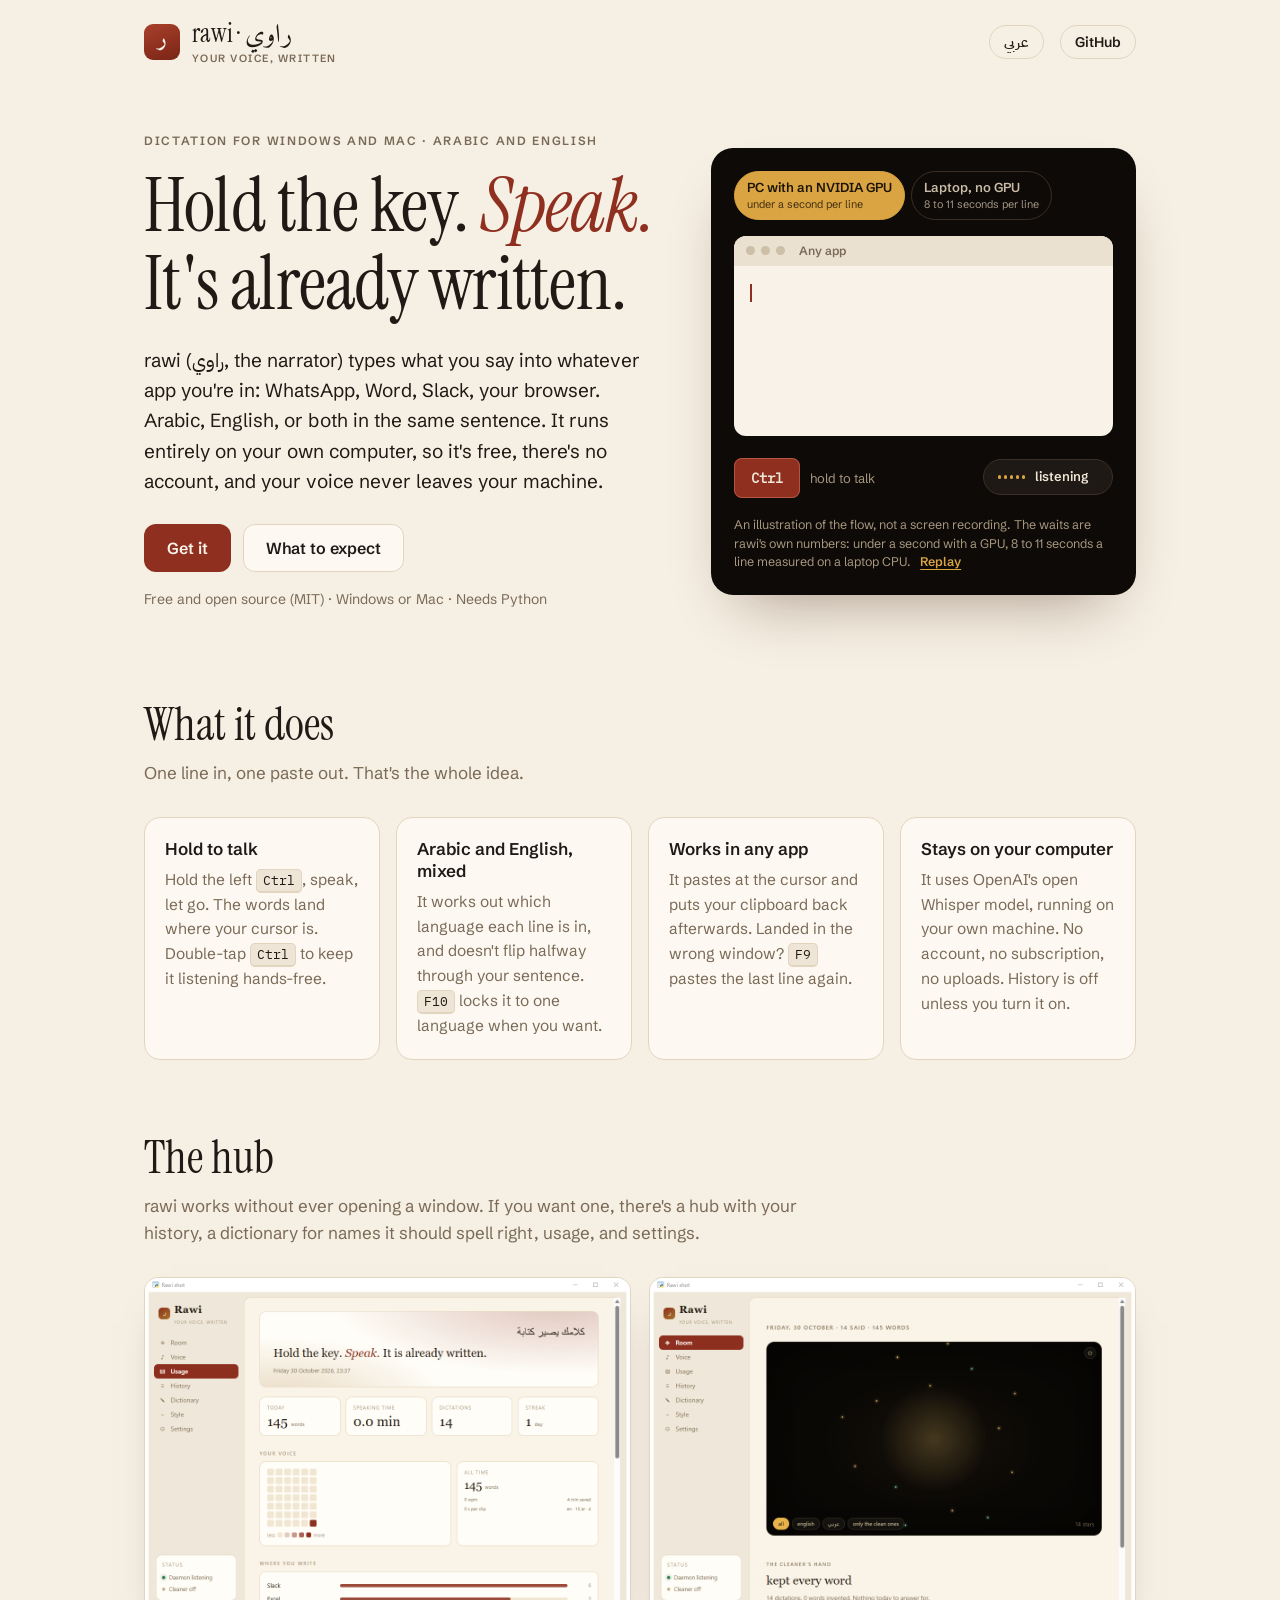
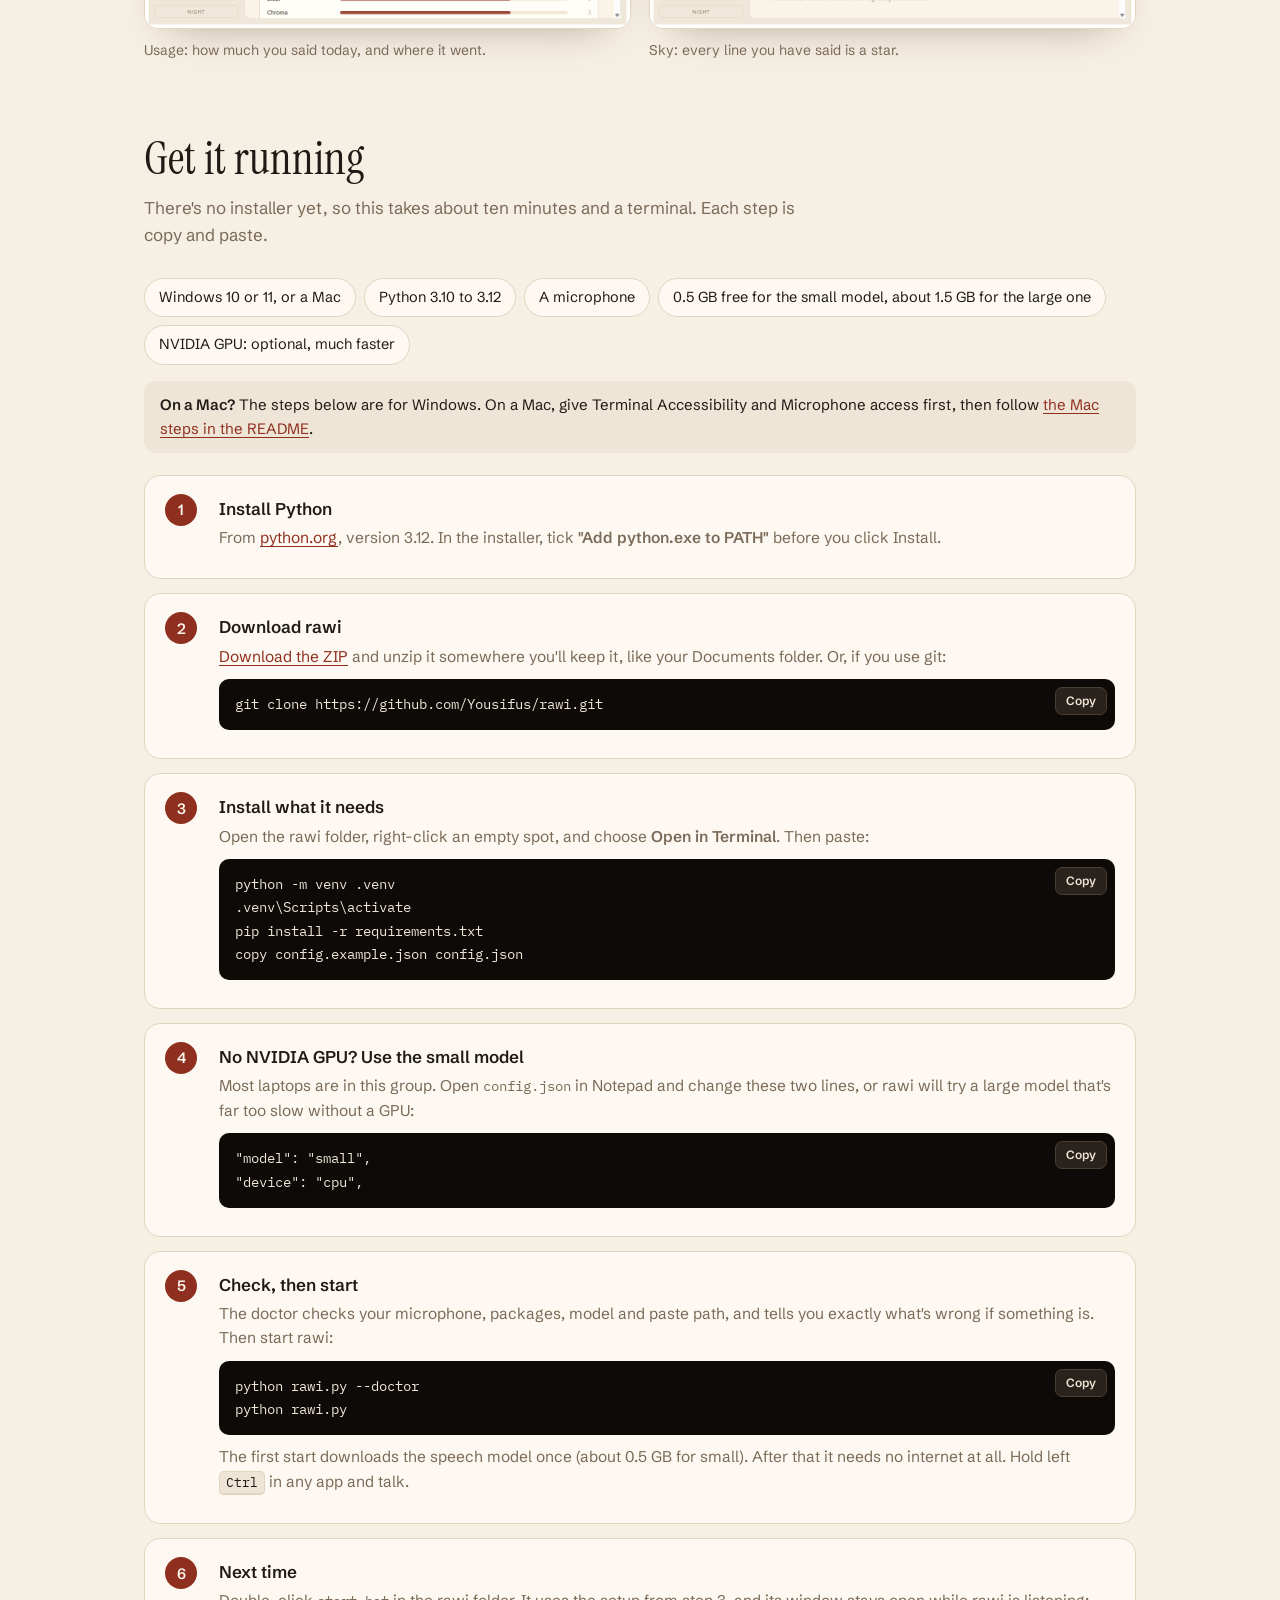
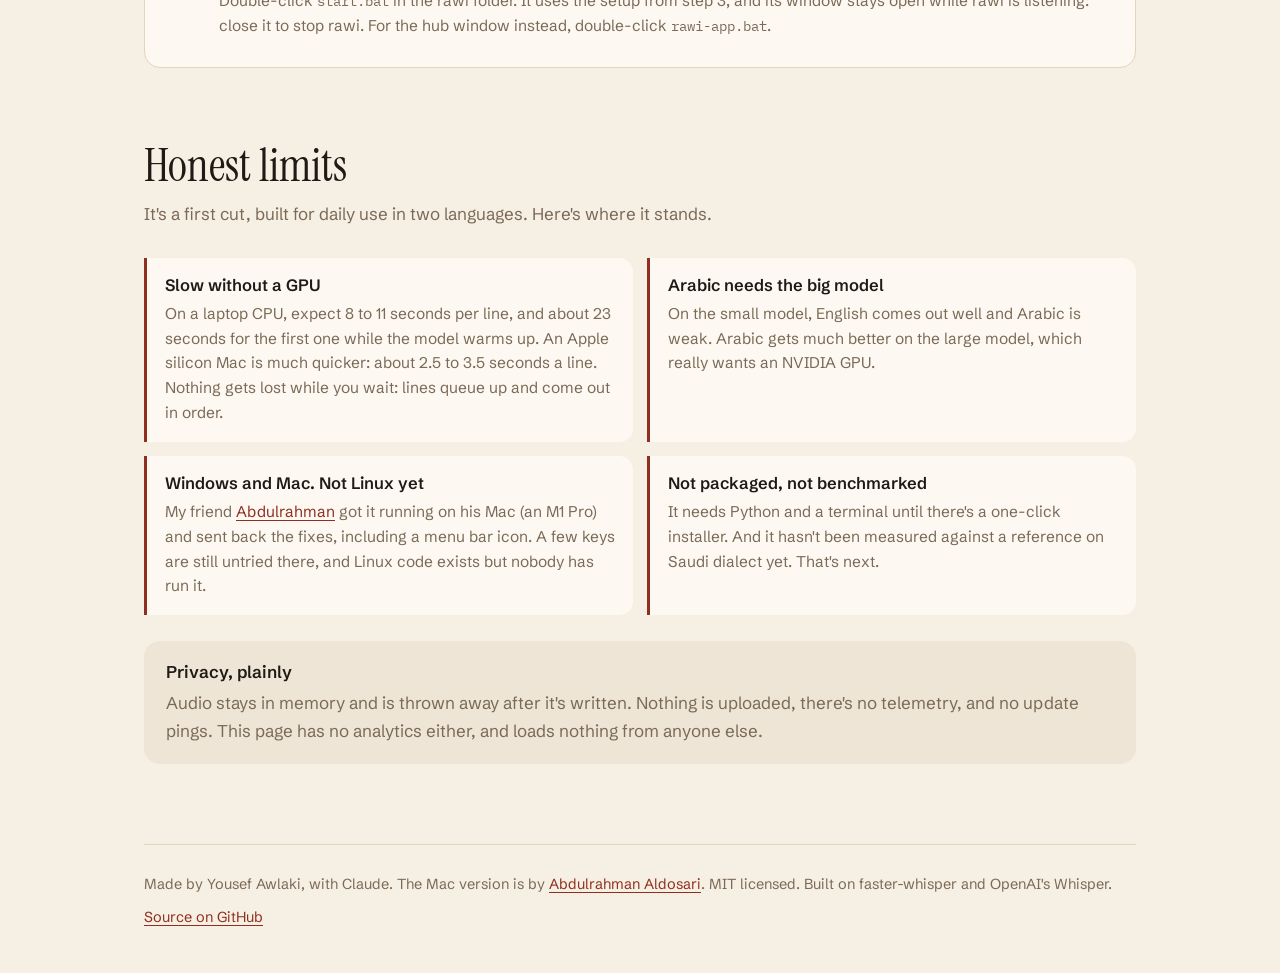
<file: site/index.html>
<!doctype html>
<!-- rawi landing page: what rawi is, a short demo, how to install it, and its honest limits. Bilingual (EN / AR with RTL), static, no analytics, loads nothing from third parties. -->
<html lang="en" dir="ltr">
<head>
<meta charset="utf-8">
<meta name="viewport" content="width=device-width, initial-scale=1">
<title>rawi · راوي · Arabic and English dictation, on your own computer</title>
<meta name="description" content="Hold a key, speak Arabic, English or both, and rawi types it into whatever app you're in. Free, open source, and fully local: no account, nothing leaves your computer.">
<meta property="og:title" content="rawi · راوي">
<meta property="og:description" content="Hold a key, speak Arabic, English or both, and it's written wherever your cursor is. Free, and it runs entirely on your own computer.">
<meta property="og:type" content="website">
<meta property="og:url" content="https://rawi-dictation.vercel.app/">
<meta property="og:image" content="https://rawi-dictation.vercel.app/img/hub-usage.png">
<link rel="canonical" href="https://rawi-dictation.vercel.app/">
<meta name="twitter:card" content="summary_large_image">
<meta name="color-scheme" content="light dark">
<link rel="icon" href="data:image/svg+xml,%3Csvg xmlns='http://www.w3.org/2000/svg' viewBox='0 0 64 64'%3E%3Crect width='64' height='64' rx='14' fill='%238f2f1f'/%3E%3Ctext x='32' y='44' font-size='38' text-anchor='middle' fill='%23f6efe3' font-family='serif'%3E%D8%B1%3C/text%3E%3C/svg%3E">
<link rel="stylesheet" href="fonts.css">
<style>
:root {
  --paper: #f6efe3;
  --paper-2: #eee5d6;
  --card: #fdf9f2;
  --line: #e2d5bf;
  --ink: #1f1a15;
  --muted: #7a6a57;
  --brick: #8f2f1f;
  --brick-soft: #b5543f;
  --gold: #d9a441;
  --night: #0d0a08;
  --night-ink: #efe6d8;
  --display: "Instrument Serif", "Amiri", Georgia, serif;
  --body: "Schibsted Grotesk", "IBM Plex Sans Arabic", system-ui, sans-serif;
  --mono: "IBM Plex Mono", Consolas, monospace;
}
@media (prefers-color-scheme: dark) {
  :root {
    --paper: #14100d;
    --paper-2: #1c1713;
    --card: #1f1915;
    --line: #3a3027;
    --ink: #efe6d8;
    --muted: #a8977f;
    --brick: #d26a50;
    --brick-soft: #e08a72;
  }
}
html.is-ar {
  --display: "Amiri", "Instrument Serif", serif;
  --body: "IBM Plex Sans Arabic", "Schibsted Grotesk", system-ui, sans-serif;
}
html:not(.is-ar) .ar, html.is-ar .en { display: none !important; }

* { box-sizing: border-box; }
html { scroll-behavior: smooth; }
@media (prefers-reduced-motion: reduce) { html { scroll-behavior: auto; } }
body {
  margin: 0;
  background: var(--paper);
  color: var(--ink);
  font: 400 17px/1.6 var(--body);
  -webkit-font-smoothing: antialiased;
}
html.is-ar body { font-size: 18px; line-height: 1.8; }
a { color: var(--brick); text-underline-offset: 3px; }
a:hover { color: var(--brick-soft); }
:focus-visible { outline: 2px solid var(--brick); outline-offset: 3px; border-radius: 6px; }
.wrap { max-width: 1040px; margin: 0 auto; padding: 0 24px; }
@media (max-width: 600px) { .wrap { padding: 0 16px; } }

/* top bar */
.top { display: flex; align-items: center; gap: 16px; padding: 20px 0; }
.brand { display: flex; align-items: center; gap: 12px; text-decoration: none; color: var(--ink); margin-inline-end: auto; }
.mark {
  width: 36px; height: 36px; border-radius: 9px; display: grid; place-items: center;
  background: linear-gradient(160deg, #a8402b, #7a2416); color: #f6efe3;
  font: 700 22px/1 "Amiri", serif; padding-bottom: 4px;
}
.brand b { font: 400 26px/1 var(--display); letter-spacing: .01em; }
.brand small { display: block; font: 600 10.5px/1 var(--body); letter-spacing: .14em; text-transform: uppercase; color: var(--muted); margin-top: 5px; }
html.is-ar .brand small { letter-spacing: 0; font-size: 12px; text-transform: none; }
.lang-btn, .gh {
  font: 600 14px/1 var(--body); color: var(--ink); background: transparent;
  border: 1px solid var(--line); border-radius: 999px; padding: 9px 14px; cursor: pointer; text-decoration: none;
}
.lang-btn:hover, .gh:hover { border-color: var(--brick); color: var(--brick); }
.lang-btn .ar { font-family: "IBM Plex Sans Arabic", sans-serif; }

/* hero */
.hero { padding: 48px 0 24px; display: grid; grid-template-columns: 1.1fr .9fr; gap: 48px; align-items: center; }
@media (max-width: 860px) { .hero { grid-template-columns: 1fr; gap: 32px; padding-top: 24px; } }
.eyebrow { font: 600 12px/1.4 var(--body); letter-spacing: .14em; text-transform: uppercase; color: var(--muted); margin: 0 0 18px; }
html.is-ar .eyebrow { letter-spacing: 0; font-size: 14px; }
h1 { font: 400 clamp(44px, 7vw, 76px)/1.02 var(--display); margin: 0 0 22px; letter-spacing: -.01em; }
html.is-ar h1 { line-height: 1.35; letter-spacing: 0; font-size: clamp(40px, 6.4vw, 66px); }
h1 em { color: var(--brick); font-style: italic; }
html.is-ar h1 em { font-style: normal; }
.lede { font-size: 19px; color: var(--ink); max-width: 34em; margin: 0 0 28px; }
html.is-ar .lede { font-size: 19px; }
.ctas { display: flex; flex-wrap: wrap; gap: 12px; align-items: center; }
.btn {
  display: inline-flex; align-items: center; gap: 8px; text-decoration: none; cursor: pointer;
  font: 600 16px/1 var(--body); padding: 15px 22px; border-radius: 12px; border: 1px solid transparent;
}
.btn.primary { background: var(--brick); color: #fbf5ec; }
.btn.primary:hover { background: var(--brick-soft); color: #fff; }
.btn.ghost { border-color: var(--line); color: var(--ink); background: var(--card); }
.btn.ghost:hover { border-color: var(--brick); color: var(--brick); }
.fine { font-size: 14px; color: var(--muted); margin: 16px 0 0; }

/* demo */
.demo {
  background: var(--night); color: var(--night-ink); border-radius: 22px; padding: 22px;
  box-shadow: 0 30px 60px -30px rgba(60, 25, 10, .45); position: relative;
  border: 1px solid transparent;
}
@media (prefers-color-scheme: dark) { .demo { border-color: var(--line); } }
.modes { display: flex; gap: 6px; margin-bottom: 16px; flex-wrap: wrap; }
.mode {
  font: 600 13px/1.2 var(--body); color: #cbbca6; background: transparent; cursor: pointer;
  border: 1px solid #3a2f26; border-radius: 999px; padding: 8px 12px; text-align: start;
}
.mode[aria-pressed="true"] { background: var(--gold); border-color: var(--gold); color: #1d1408; }
.mode small { display: block; font-weight: 400; opacity: .8; margin-top: 2px; }
.win { background: #f8f2e8; color: #1f1a15; border-radius: 12px; overflow: hidden; }
.win-bar { display: flex; align-items: center; gap: 6px; padding: 9px 12px; background: #ebe1d0; font: 600 12px/1 var(--body); color: #7a6a57; }
.win-bar i { width: 9px; height: 9px; border-radius: 50%; background: #cdbfa8; display: inline-block; }
.win-bar span { margin-inline-start: 8px; }
.doc { min-height: 170px; padding: 14px 16px 18px; font: 400 16px/1.7 "Schibsted Grotesk", "IBM Plex Sans Arabic", sans-serif; }
.doc p { margin: 0 0 6px; unicode-bidi: plaintext; text-align: start; }
.doc p.new { animation: land .35s ease-out; }
@keyframes land { from { background: rgba(217, 164, 65, .45); } to { background: transparent; } }
.caret { display: inline-block; width: 2px; height: 1.1em; background: #8f2f1f; vertical-align: -3px; animation: blink 1s steps(1) infinite; }
@keyframes blink { 50% { opacity: 0; } }
.under { display: flex; align-items: center; justify-content: space-between; gap: 12px; margin-top: 18px; min-height: 46px; flex-wrap: wrap; }
.keycap {
  font: 600 14px/1 var(--mono); color: #efe6d8; background: #2a221c; border: 1px solid #4a3d32;
  border-bottom-width: 4px; border-radius: 8px; padding: 10px 16px; transition: transform .08s, border-bottom-width .08s, background .15s;
}
.keycap.down { transform: translateY(3px); border-bottom-width: 1px; background: #8f2f1f; border-color: #b5543f; }
.keyhint { font-size: 13px; color: #a8977f; margin-inline-start: 10px; }
.pill {
  display: inline-flex; align-items: center; gap: 10px; padding: 9px 14px; border-radius: 999px;
  background: #1f1915; border: 1px solid #3a3027; font: 600 13px/1 var(--body); color: #efe6d8;
  opacity: 0; transform: translateY(6px); transition: opacity .2s, transform .2s;
}
.pill.on { opacity: 1; transform: none; }
.bars { display: inline-flex; gap: 3px; align-items: center; height: 16px; }
.bars b { width: 3px; height: 4px; border-radius: 2px; background: var(--gold); }
.pill.listening .bars b { animation: wave .7s ease-in-out infinite; }
.bars b:nth-child(2) { animation-delay: .1s !important; } .bars b:nth-child(3) { animation-delay: .2s !important; }
.bars b:nth-child(4) { animation-delay: .3s !important; } .bars b:nth-child(5) { animation-delay: .15s !important; }
@keyframes wave { 50% { height: 16px; } }
.pill.writing .bars b { background: #7a6a57; }
.pill.done .bars b { background: #5fae7f; }
.timer { font-family: var(--mono); font-weight: 400; color: #cbbca6; }
.demo-note { font-size: 12.5px; color: #a8977f; margin: 16px 0 0; line-height: 1.5; }
.replay { background: none; border: 0; color: var(--gold); font: 600 12.5px/1 var(--body); cursor: pointer; padding: 0; margin-inline-start: 6px; text-decoration: underline; text-underline-offset: 3px; }

/* sections */
section { padding: 64px 0 8px; }
h2 { font: 400 clamp(32px, 4.4vw, 46px)/1.1 var(--display); margin: 0 0 10px; }
html.is-ar h2 { line-height: 1.4; }
.sub { color: var(--muted); margin: 0 0 30px; max-width: 40em; }
.grid4 { display: grid; grid-template-columns: repeat(4, 1fr); gap: 16px; }
@media (max-width: 940px) { .grid4 { grid-template-columns: repeat(2, 1fr); } }
@media (max-width: 560px) { .grid4 { grid-template-columns: 1fr; } }
.card { background: var(--card); border: 1px solid var(--line); border-radius: 16px; padding: 20px; }
.card h3 { font: 600 17px/1.3 var(--body); margin: 0 0 8px; }
.card p { margin: 0; font-size: 15.5px; color: var(--muted); }
html.is-ar .card p { font-size: 16.5px; }
kbd { font: 500 .85em/1 var(--mono); background: var(--paper-2); border: 1px solid var(--line); border-bottom-width: 2px; border-radius: 5px; padding: 2px 6px; color: var(--ink); white-space: nowrap; }

.shots { display: grid; grid-template-columns: 1fr 1fr; gap: 18px; }
@media (max-width: 760px) { .shots { grid-template-columns: 1fr; } }
figure { margin: 0; }
figure img { width: 100%; height: auto; display: block; border-radius: 14px; border: 1px solid var(--line); box-shadow: 0 18px 40px -28px rgba(60, 25, 10, .5); }
figcaption { font-size: 14px; color: var(--muted); margin-top: 10px; }

/* install */
.need { display: flex; flex-wrap: wrap; gap: 8px; margin: 0 0 28px; padding: 0; list-style: none; }
.macnote { background: var(--paper-2); border-radius: 12px; padding: 12px 16px; margin: -12px 0 22px; font-size: 15px; color: var(--ink); }
.need li { background: var(--card); border: 1px solid var(--line); border-radius: 999px; padding: 7px 14px; font-size: 14.5px; }
ol.steps { list-style: none; padding: 0; margin: 0; counter-reset: s; display: grid; gap: 14px; }
ol.steps > li { counter-increment: s; display: grid; grid-template-columns: 40px 1fr; gap: 14px; background: var(--card); border: 1px solid var(--line); border-radius: 16px; padding: 18px 20px; }
ol.steps > li::before {
  content: counter(s); width: 32px; height: 32px; border-radius: 50%; display: grid; place-items: center;
  background: var(--brick); color: #fbf5ec; font: 600 15px/1 var(--body);
}
.steps h3 { font: 600 17px/1.3 var(--body); margin: 4px 0 6px; }
.steps p { margin: 0 0 10px; color: var(--muted); font-size: 15.5px; }
.steps p:last-child { margin-bottom: 0; }
.code { position: relative; margin: 6px 0 10px; direction: ltr; }
.code pre {
  margin: 0; background: var(--night); color: #efe6d8; border-radius: 10px; padding: 14px 16px; padding-inline-end: 76px;
  font: 400 14px/1.65 var(--mono); overflow-x: auto; direction: ltr; text-align: left;
}
.code .c { color: #8f8170; }
.copy {
  position: absolute; top: 8px; inset-inline-end: 8px; font: 600 12px/1 var(--body); cursor: pointer;
  background: #2a221c; color: #efe6d8; border: 1px solid #4a3d32; border-radius: 7px; padding: 7px 10px;
}
.copy:hover { border-color: var(--gold); }
code { font: 500 .9em var(--mono); direction: ltr; unicode-bidi: isolate; }

/* limits */
.limits { display: grid; grid-template-columns: 1fr 1fr; gap: 14px; }
@media (max-width: 760px) { .limits { grid-template-columns: 1fr; } }
.limit { border-inline-start: 3px solid var(--brick); background: var(--card); border-radius: 0 14px 14px 0; padding: 16px 18px; }
html.is-ar .limit { border-radius: 14px 0 0 14px; }
.limit h3 { font: 600 16.5px/1.35 var(--body); margin: 0 0 6px; }
.limit p { margin: 0; color: var(--muted); font-size: 15.5px; }
.privacy { margin-top: 26px; background: var(--paper-2); border-radius: 16px; padding: 20px 22px; }
.privacy h3 { margin: 0 0 6px; font: 600 17px/1.3 var(--body); }
.privacy p { margin: 0; color: var(--muted); }

footer { margin-top: 72px; padding: 28px 0 44px; border-top: 1px solid var(--line); color: var(--muted); font-size: 14.5px; }
footer .row { display: flex; flex-wrap: wrap; gap: 10px 24px; justify-content: space-between; }
</style>
</head>
<body>
<div class="wrap">

<header class="top">
  <a class="brand" href="#" aria-label="rawi">
    <span class="mark" aria-hidden="true">ر</span>
    <span><b>rawi <span lang="ar">· راوي</span></b>
      <small><span class="en">your voice, written</span><span class="ar" lang="ar">كلامك يصير كتابة</span></small></span>
  </a>
  <button class="lang-btn" id="lang" type="button" aria-label="Switch language">
    <span class="en" lang="ar">عربي</span><span class="ar">English</span>
  </button>
  <a class="gh" href="https://github.com/Yousifus/rawi">GitHub</a>
</header>

<main>
<div class="hero">
  <div>
    <p class="eyebrow"><span class="en">Dictation for Windows and Mac · Arabic and English</span><span class="ar" lang="ar">إملاء صوتي لويندوز وماك · عربي وإنجليزي</span></p>
    <h1 class="en">Hold the key. <em>Speak.</em> It's already written.</h1>
    <h1 class="ar" lang="ar">اضغط وتكلّم، <em>وكلامك يصير كتابة.</em></h1>
    <p class="lede en">rawi (راوي, the narrator) types what you say into whatever app you're in: WhatsApp, Word, Slack, your browser. Arabic, English, or both in the same sentence. It runs entirely on your own computer, so it's free, there's no account, and your voice never leaves your machine.</p>
    <p class="lede ar" lang="ar">راوي يكتب اللي تقوله في أي برنامج فاتحه: واتساب، وورد، سلاك، المتصفح. عربي أو إنجليزي، أو الاثنين في نفس الجملة. يشتغل كله على جهازك، يعني مجاني، بدون حساب، وصوتك ما يطلع من جهازك أبدًا.</p>
    <div class="ctas">
      <a class="btn primary" href="#install"><span class="en">Get it</span><span class="ar" lang="ar">حمّله</span></a>
      <a class="btn ghost" href="#limits"><span class="en">What to expect</span><span class="ar" lang="ar">وش تتوقع منه</span></a>
    </div>
    <p class="fine"><span class="en">Free and open source (MIT) · Windows or Mac · Needs Python</span><span class="ar" lang="ar">مجاني ومفتوح المصدر (MIT) · ويندوز أو ماك · يحتاج بايثون</span></p>
  </div>

  <div class="demo" id="demo" aria-label="Animated illustration of rawi">
    <div class="modes" role="group" aria-label="Computer type">
      <button class="mode" type="button" data-mode="gpu" aria-pressed="true">
        <span class="en">PC with an NVIDIA GPU</span><span class="ar" lang="ar">جهاز فيه كرت NVIDIA</span>
        <small><span class="en">under a second per line</span><span class="ar" lang="ar">أقل من ثانية للسطر</span></small>
      </button>
      <button class="mode" type="button" data-mode="cpu" aria-pressed="false">
        <span class="en">Laptop, no GPU</span><span class="ar" lang="ar">لابتوب بدون كرت</span>
        <small><span class="en">8 to 11 seconds per line</span><span class="ar" lang="ar">من 8 إلى 11 ثانية للسطر</span></small>
      </button>
    </div>
    <div class="win" aria-hidden="true">
      <div class="win-bar"><i></i><i></i><i></i><span class="en">Any app</span><span class="ar" lang="ar">أي برنامج</span></div>
      <div class="doc" id="doc"><p id="cursorline"><span class="caret"></span></p></div>
    </div>
    <div class="under" aria-hidden="true">
      <div><span class="keycap" id="key">Ctrl</span><span class="keyhint"><span class="en">hold to talk</span><span class="ar" lang="ar">اضغط مطوّل وتكلّم</span></span></div>
      <div class="pill" id="pill"><span class="bars"><b></b><b></b><b></b><b></b><b></b></span><span id="pilltext"></span><span class="timer" id="timer"></span></div>
    </div>
    <p class="demo-note">
      <span class="en">An illustration of the flow, not a screen recording. The waits are rawi's own numbers: under a second with a GPU, 8 to 11 seconds a line measured on a laptop CPU.</span>
      <span class="ar" lang="ar">هذا رسم توضيحي للفكرة، مو تسجيل شاشة. أوقات الانتظار من أرقام راوي نفسه: أقل من ثانية مع كرت شاشة، ومن 8 إلى 11 ثانية للسطر على معالج لابتوب.</span>
      <button class="replay" id="replay" type="button"><span class="en">Replay</span><span class="ar" lang="ar">أعد</span></button>
    </p>
  </div>
</div>

<section id="what">
  <h2><span class="en">What it does</span><span class="ar" lang="ar">وش يسوي</span></h2>
  <p class="sub"><span class="en">One line in, one paste out. That's the whole idea.</span><span class="ar" lang="ar">تقول جملة، تنكتب. هذي الفكرة كلها.</span></p>
  <div class="grid4">
    <div class="card">
      <h3><span class="en">Hold to talk</span><span class="ar" lang="ar">اضغط وتكلّم</span></h3>
      <p class="en">Hold the left <kbd>Ctrl</kbd>, speak, let go. The words land where your cursor is. Double-tap <kbd>Ctrl</kbd> to keep it listening hands-free.</p>
      <p class="ar" lang="ar">اضغط <kbd>Ctrl</kbd> اليسار مطوّل، تكلّم، وارفع إصبعك. الكلام ينكتب مكان المؤشر. ضغطتين سريعة على <kbd>Ctrl</kbd> وتقدر تتكلم بدون ما تمسكه.</p>
    </div>
    <div class="card">
      <h3><span class="en">Arabic and English, mixed</span><span class="ar" lang="ar">عربي وإنجليزي مع بعض</span></h3>
      <p class="en">It works out which language each line is in, and doesn't flip halfway through your sentence. <kbd>F10</kbd> locks it to one language when you want.</p>
      <p class="ar" lang="ar">يعرف لغة كل جملة بنفسه، وما يقلب اللغة في نص كلامك. وإذا تبي لغة وحدة بس، <kbd>F10</kbd> يثبتها.</p>
    </div>
    <div class="card">
      <h3><span class="en">Works in any app</span><span class="ar" lang="ar">في أي برنامج</span></h3>
      <p class="en">It pastes at the cursor and puts your clipboard back afterwards. Landed in the wrong window? <kbd>F9</kbd> pastes the last line again.</p>
      <p class="ar" lang="ar">يلصق الكلام مكان المؤشر ويرجّع الحافظة مثل ما كانت. انكتب في النافذة الغلط؟ <kbd>F9</kbd> يلصق آخر جملة مرة ثانية.</p>
    </div>
    <div class="card">
      <h3><span class="en">Stays on your computer</span><span class="ar" lang="ar">يبقى على جهازك</span></h3>
      <p class="en">It uses OpenAI's open Whisper model, running on your own machine. No account, no subscription, no uploads. History is off unless you turn it on.</p>
      <p class="ar" lang="ar">يستخدم نموذج Whisper المفتوح من OpenAI، شغّال على جهازك أنت. بدون حساب، بدون اشتراك، وما يرفع شي. السجل مقفل إلا إذا شغّلته.</p>
    </div>
  </div>
</section>

<section id="look">
  <h2><span class="en">The hub</span><span class="ar" lang="ar">الواجهة</span></h2>
  <p class="sub"><span class="en">rawi works without ever opening a window. If you want one, there's a hub with your history, a dictionary for names it should spell right, usage, and settings.</span><span class="ar" lang="ar">راوي يشتغل بدون ما تفتح أي نافذة. وإذا تبي، فيه واجهة فيها السجل، وقاموس للأسماء اللي تبيه يكتبها صح، والاستخدام، والإعدادات.</span></p>
  <div class="shots">
    <figure>
      <img src="img/hub-usage.png" width="1080" height="780" loading="lazy" alt="The rawi hub on the Usage page: words today, dictations, and which apps you wrote in.">
      <figcaption><span class="en">Usage: how much you said today, and where it went.</span><span class="ar" lang="ar">الاستخدام: كم تكلمت اليوم، ووين انكتب.</span></figcaption>
    </figure>
    <figure>
      <img src="img/hub-room.png" width="1080" height="780" loading="lazy" alt="The rawi hub showing each dictation drawn as a star.">
      <figcaption><span class="en">Sky: every line you have said is a star.</span><span class="ar" lang="ar">السماء: كل جملة قلتها نجمة.</span></figcaption>
    </figure>
  </div>
</section>

<section id="install">
  <h2><span class="en">Get it running</span><span class="ar" lang="ar">شغّله على جهازك</span></h2>
  <p class="sub"><span class="en">There's no installer yet, so this takes about ten minutes and a terminal. Each step is copy and paste.</span><span class="ar" lang="ar">ما فيه مثبّت جاهز للحين، فتحتاج تقريبًا عشر دقايق وشاشة الأوامر (Terminal). كل خطوة نسخ ولصق.</span></p>
  <ul class="need">
    <li><span class="en">Windows 10 or 11, or a Mac</span><span class="ar" lang="ar">ويندوز 10 أو 11، أو ماك</span></li>
    <li><span class="en">Python 3.10 to 3.12</span><span class="ar" lang="ar">بايثون من 3.10 إلى 3.12</span></li>
    <li><span class="en">A microphone</span><span class="ar" lang="ar">مايك</span></li>
    <li><span class="en">0.5 GB free for the small model, about 1.5 GB for the large one</span><span class="ar" lang="ar">نص جيجا للنموذج الصغير، وحوالي 1.5 جيجا للكبير</span></li>
    <li><span class="en">NVIDIA GPU: optional, much faster</span><span class="ar" lang="ar">كرت NVIDIA: اختياري، بس أسرع بكثير</span></li>
  </ul>
  <p class="macnote"><span class="en"><b>On a Mac?</b> The steps below are for Windows. On a Mac, give Terminal Accessibility and Microphone access first, then follow <a href="https://github.com/Yousifus/rawi#on-a-mac">the Mac steps in the README</a>.</span><span class="ar" lang="ar"><b>عندك ماك؟</b> الخطوات تحت لويندوز. على الماك، أعطِ الـ Terminal صلاحية Accessibility والمايك أول، وبعدين اتبع <a href="https://github.com/Yousifus/rawi#on-a-mac">خطوات الماك في الـ README</a>.</span></p>
  <ol class="steps">
    <li><div>
      <h3><span class="en">Install Python</span><span class="ar" lang="ar">ثبّت بايثون</span></h3>
      <p class="en">From <a href="https://www.python.org/downloads/windows/">python.org</a>, version 3.12. In the installer, tick <b>"Add python.exe to PATH"</b> before you click Install.</p>
      <p class="ar" lang="ar">من <a href="https://www.python.org/downloads/windows/">python.org</a>، نسخة 3.12. في المثبّت، فعّل خيار <b dir="ltr">"Add python.exe to PATH"</b> قبل ما تضغط Install.</p>
    </div></li>
    <li><div>
      <h3><span class="en">Download rawi</span><span class="ar" lang="ar">حمّل راوي</span></h3>
      <p class="en"><a href="https://github.com/Yousifus/rawi/archive/refs/heads/main.zip">Download the ZIP</a> and unzip it somewhere you'll keep it, like your Documents folder. Or, if you use git:</p>
      <p class="ar" lang="ar"><a href="https://github.com/Yousifus/rawi/archive/refs/heads/main.zip">حمّل ملف ZIP</a> وفكّه في مكان بتخليه فيه، مثل مجلد المستندات. أو إذا تستخدم git:</p>
      <div class="code"><pre>git clone https://github.com/Yousifus/rawi.git</pre></div>
    </div></li>
    <li><div>
      <h3><span class="en">Install what it needs</span><span class="ar" lang="ar">ثبّت اللي يحتاجه</span></h3>
      <p class="en">Open the rawi folder, right-click an empty spot, and choose <b>Open in Terminal</b>. Then paste:</p>
      <p class="ar" lang="ar">افتح مجلد راوي، اضغط بالزر اليمين في مكان فاضي، واختر <b dir="ltr">Open in Terminal</b>. بعدين الصق:</p>
      <div class="code"><pre>python -m venv .venv
.venv\Scripts\activate
pip install -r requirements.txt
copy config.example.json config.json</pre></div>
    </div></li>
    <li><div>
      <h3><span class="en">No NVIDIA GPU? Use the small model</span><span class="ar" lang="ar">ما عندك كرت NVIDIA؟ استخدم النموذج الصغير</span></h3>
      <p class="en">Most laptops are in this group. Open <code>config.json</code> in Notepad and change these two lines, or rawi will try a large model that's far too slow without a GPU:</p>
      <p class="ar" lang="ar">أغلب اللابتوبات كذا. افتح <code>config.json</code> في المفكرة (Notepad) وغيّر هالسطرين، وإلا راوي بيحاول يشغّل النموذج الكبير وهو بطيء جدًا بدون كرت:</p>
      <div class="code"><pre>"model": "small",
"device": "cpu",</pre></div>
    </div></li>
    <li><div>
      <h3><span class="en">Check, then start</span><span class="ar" lang="ar">افحص، وبعدين شغّل</span></h3>
      <p class="en">The doctor checks your microphone, packages, model and paste path, and tells you exactly what's wrong if something is. Then start rawi:</p>
      <p class="ar" lang="ar">الفحص يتأكد من المايك والحزم والنموذج والنسخ واللصق، وإذا فيه شي غلط يقولك وش هو بالضبط. بعدها شغّل راوي:</p>
      <div class="code"><pre>python rawi.py --doctor
python rawi.py</pre></div>
      <p class="en">The first start downloads the speech model once (about 0.5 GB for small). After that it needs no internet at all. Hold left <kbd>Ctrl</kbd> in any app and talk.</p>
      <p class="ar" lang="ar">أول تشغيل ينزّل نموذج الكلام مرة وحدة (حوالي نص جيجا للصغير). بعدها ما يحتاج إنترنت أبدًا. اضغط <kbd>Ctrl</kbd> اليسار في أي برنامج وتكلّم.</p>
    </div></li>
    <li><div>
      <h3><span class="en">Next time</span><span class="ar" lang="ar">المرات الجاية</span></h3>
      <p class="en">Double-click <code>start.bat</code> in the rawi folder. It uses the setup from step 3, and its window stays open while rawi is listening: close it to stop rawi. For the hub window instead, double-click <code>rawi-app.bat</code>.</p>
      <p class="ar" lang="ar">اضغط مرتين على <code>start.bat</code> في مجلد راوي. يستخدم اللي ثبّته في الخطوة 3، ونافذته تبقى مفتوحة طول ما راوي يسمع: سكّرها إذا تبي توقفه. وإذا تبي الواجهة بدلها، اضغط مرتين على <code>rawi-app.bat</code>.</p>
    </div></li>
  </ol>
</section>

<section id="limits">
  <h2><span class="en">Honest limits</span><span class="ar" lang="ar">بصراحة</span></h2>
  <p class="sub"><span class="en">It's a first cut, built for daily use in two languages. Here's where it stands.</span><span class="ar" lang="ar">هذي أول نسخة، مسوّاة للاستخدام اليومي بلغتين. هذا وضعها الحين.</span></p>
  <div class="limits">
    <div class="limit">
      <h3><span class="en">Slow without a GPU</span><span class="ar" lang="ar">بطيء بدون كرت شاشة</span></h3>
      <p class="en">On a laptop CPU, expect 8 to 11 seconds per line, and about 23 seconds for the first one while the model warms up. An Apple silicon Mac is much quicker: about 2.5 to 3.5 seconds a line. Nothing gets lost while you wait: lines queue up and come out in order.</p>
      <p class="ar" lang="ar">على معالج لابتوب، توقّع من 8 إلى 11 ثانية للجملة، وحوالي 23 ثانية لأول جملة لين يسخن النموذج. الماك بمعالجات Apple أسرع بكثير: من 2.5 إلى 3.5 ثانية للجملة. وما يضيع شي وأنت تنتظر: الجمل تصف بالدور وتنكتب بالترتيب.</p>
    </div>
    <div class="limit">
      <h3><span class="en">Arabic needs the big model</span><span class="ar" lang="ar">العربي يبي النموذج الكبير</span></h3>
      <p class="en">On the small model, English comes out well and Arabic is weak. Arabic gets much better on the large model, which really wants an NVIDIA GPU.</p>
      <p class="ar" lang="ar">على النموذج الصغير، الإنجليزي ممتاز والعربي ضعيف. العربي يتحسن كثير على النموذج الكبير، وهذا يبي كرت NVIDIA.</p>
    </div>
    <div class="limit">
      <h3><span class="en">Windows and Mac. Not Linux yet</span><span class="ar" lang="ar">ويندوز وماك. لينكس لا، للحين</span></h3>
      <p class="en">My friend <a href="https://abdulrahmankhalid.com/">Abdulrahman</a> got it running on his Mac (an M1 Pro) and sent back the fixes, including a menu bar icon. A few keys are still untried there, and Linux code exists but nobody has run it.</p>
      <p class="ar" lang="ar">صديقي <a href="https://abdulrahmankhalid.com/">عبدالرحمن</a> شغّله على الماك حقه (M1 Pro) ورجّع لي التعديلات، ومعها أيقونة في شريط القوائم. باقي كم مفتاح ما تجرّب هناك، ولينكس فيه كود بس محد شغّله.</p>
    </div>
    <div class="limit">
      <h3><span class="en">Not packaged, not benchmarked</span><span class="ar" lang="ar">بدون مثبّت، وبدون قياس دقيق</span></h3>
      <p class="en">It needs Python and a terminal until there's a one-click installer. And it hasn't been measured against a reference on Saudi dialect yet. That's next.</p>
      <p class="ar" lang="ar">يحتاج بايثون وشاشة أوامر لين يصير له مثبّت بضغطة وحدة. وما انقاس للحين على اللهجة السعودية مقابل نص مرجعي. هذا الجاي.</p>
    </div>
  </div>
  <div class="privacy">
    <h3><span class="en">Privacy, plainly</span><span class="ar" lang="ar">الخصوصية، بوضوح</span></h3>
    <p class="en">Audio stays in memory and is thrown away after it's written. Nothing is uploaded, there's no telemetry, and no update pings. This page has no analytics either, and loads nothing from anyone else.</p>
    <p class="ar" lang="ar">الصوت يبقى في الذاكرة وينحذف بعد ما ينكتب. ما يترفع شي، وما فيه تتبّع ولا تحديثات تتصل بأحد. وحتى هذي الصفحة ما فيها أي تتبّع، وما تحمّل شي من أي جهة ثانية.</p>
  </div>
</section>
</main>

<footer>
  <div class="row">
    <span><span class="en">Made by Yousef Awlaki, with Claude. The Mac version is by <a href="https://abdulrahmankhalid.com/">Abdulrahman Aldosari</a>. MIT licensed. Built on faster-whisper and OpenAI's Whisper.</span><span class="ar" lang="ar">سوّاه يوسف العولقي مع Claude، ونسخة الماك من <a href="https://abdulrahmankhalid.com/">عبدالرحمن الدوسري</a>. رخصة MIT. مبني على faster-whisper ونموذج Whisper من OpenAI.</span></span>
    <a href="https://github.com/Yousifus/rawi"><span class="en">Source on GitHub</span><span class="ar" lang="ar">الكود على GitHub</span></a>
  </div>
</footer>
</div>

<script>
// language: ?lang=ar or ?lang=en wins, then the saved choice, then the browser's language
(() => {
  const root = document.documentElement;
  const set = (l, save) => {
    root.classList.toggle('is-ar', l === 'ar');
    root.lang = l; root.dir = l === 'ar' ? 'rtl' : 'ltr';
    if (save) { try { localStorage.setItem('rawi-lang', l); } catch (e) {} }
  };
  let l = new URLSearchParams(location.search).get('lang');
  if (l !== 'ar' && l !== 'en') {
    try { l = localStorage.getItem('rawi-lang'); } catch (e) { l = null; }
  }
  if (l !== 'ar' && l !== 'en') l = (navigator.language || '').toLowerCase().startsWith('ar') ? 'ar' : 'en';
  set(l, false);
  document.getElementById('lang').addEventListener('click', () => set(root.classList.contains('is-ar') ? 'en' : 'ar', true));
})();

// copy buttons on the code blocks
document.querySelectorAll('.code').forEach(box => {
  const b = document.createElement('button');
  const say = (en, ar) => { b.innerHTML = `<span class="en">${en}</span><span class="ar" lang="ar">${ar}</span>`; };
  b.className = 'copy'; b.type = 'button'; say('Copy', 'نسخ');
  b.addEventListener('click', async () => {
    try { await navigator.clipboard.writeText(box.querySelector('pre').innerText); say('Copied', 'تم النسخ'); }
    catch (e) { say('Select it', 'حدّده'); }
    setTimeout(() => say('Copy', 'نسخ'), 1400);
  });
  box.appendChild(b);
});

// the demo: hold Ctrl, speak, let go, wait (honest per mode), paste the whole line at once
(() => {
  const lines = [
    // mixed lines end without a full stop, so the bidi algorithm can't strand it on the wrong side
    'Send me the file before 9, وبعدها نتكلم عن الميزانية',
    'تمام، بكرة الساعة ثمانية عند البيت.',
    'Running ten minutes late, start without me.',
    'الاجتماع خلص؟ send me the notes when you can'
  ];
  const label = {
    en: { listening: 'listening', writing: 'writing', done: 'pasted' },
    ar: { listening: 'أسمعك', writing: 'أكتب', done: 'انكتب' }
  };
  const doc = document.getElementById('doc'), cur = document.getElementById('cursorline');
  const key = document.getElementById('key'), pill = document.getElementById('pill');
  const ptext = document.getElementById('pilltext'), timer = document.getElementById('timer');
  const modes = document.querySelectorAll('.mode');
  const reduce = matchMedia('(prefers-reduced-motion: reduce)').matches;
  let mode = 'gpu', i = 0, run = 0, visible = false, playing = false;
  const lang = () => document.documentElement.classList.contains('is-ar') ? 'ar' : 'en';
  const sleep = ms => new Promise(r => setTimeout(r, ms));
  const state = s => {
    pill.className = 'pill' + (s ? ' on ' + s : '');
    ptext.textContent = s ? label[lang()][s] : '';
    if (s !== 'writing') timer.textContent = '';
  };
  const reset = () => { doc.querySelectorAll('p.line').forEach(p => p.remove()); i = 0; };
  const paste = text => {
    const p = document.createElement('p');
    p.className = 'line new'; p.textContent = text;
    doc.insertBefore(p, cur);
    const all = doc.querySelectorAll('p.line');
    if (all.length > 4) all[0].remove();
  };
  async function once(id) {
    const text = lines[i++ % lines.length];
    key.classList.add('down'); state('listening');
    await sleep(1400 + text.length * 35); if (id !== run) return;
    key.classList.remove('down'); state('writing');
    const wait = mode === 'gpu' ? 700 : 8000 + Math.random() * 3000;
    const t0 = performance.now();
    while (performance.now() - t0 < wait) {
      timer.textContent = ((performance.now() - t0) / 1000).toFixed(1) + ' s';
      await sleep(100); if (id !== run) return;
    }
    paste(text); state('done');
    await sleep(1800); if (id !== run) return;
    state(null);
    await sleep(900);
  }
  async function loop() {
    if (playing) return;
    playing = true;
    const id = ++run;
    while (id === run && visible && !reduce) { await once(id); }
    if (reduce && id === run) await once(id);
    if (id === run) playing = false;
  }
  const restart = () => { run++; playing = false; key.classList.remove('down'); state(null); reset(); loop(); };
  modes.forEach(b => b.addEventListener('click', () => {
    mode = b.dataset.mode;
    modes.forEach(x => x.setAttribute('aria-pressed', String(x === b)));
    restart();
  }));
  document.getElementById('replay').addEventListener('click', restart);
  new IntersectionObserver(es => {
    visible = es[0].isIntersecting;
    if (visible) loop(); else { run++; playing = false; key.classList.remove('down'); state(null); }
  }, { threshold: 0.3 }).observe(document.getElementById('demo'));
})();
</script>
</body>
</html>
</file>
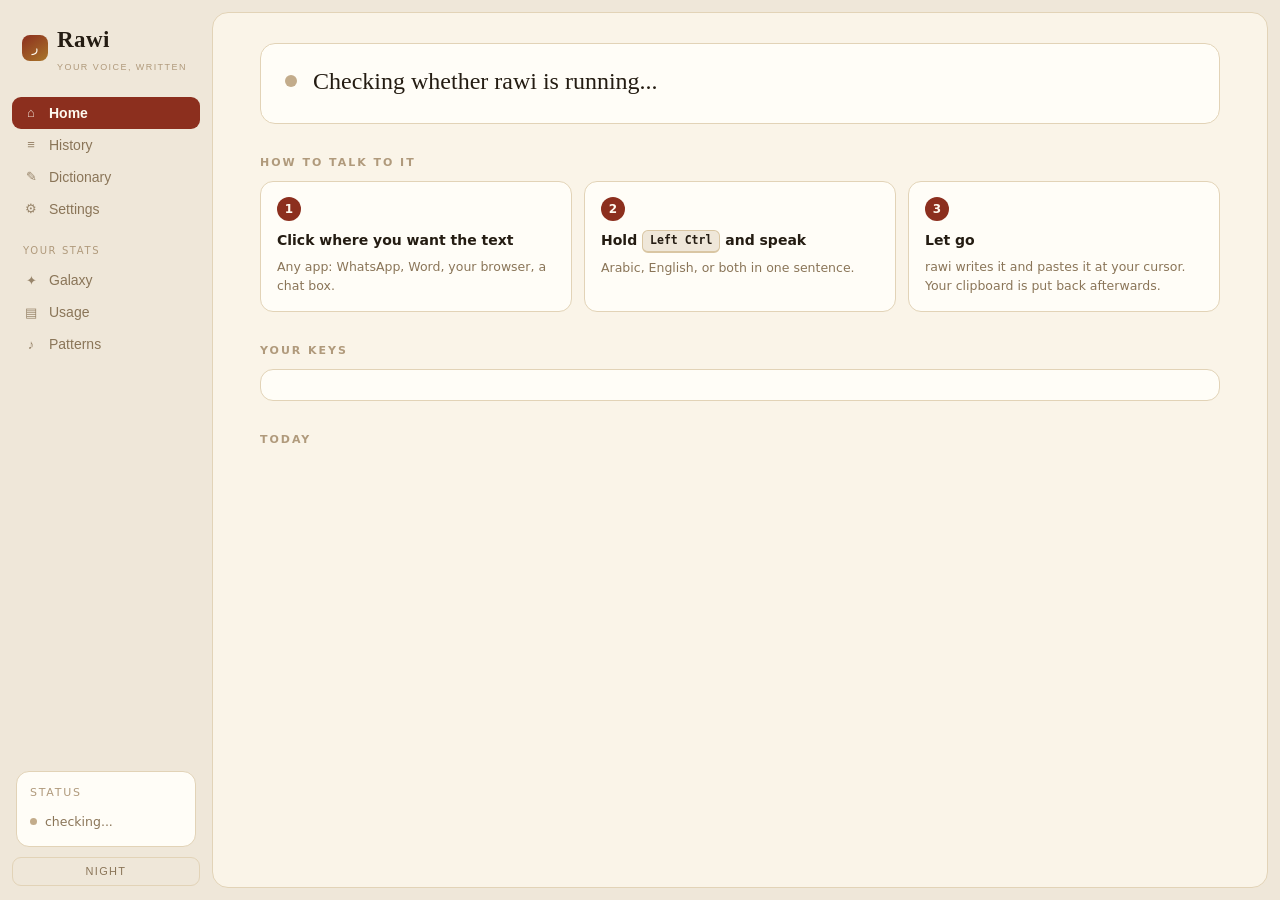
<file: app.html>
<!doctype html>
<html lang="en" data-theme="paper">
<head>
<meta charset="utf-8">
<meta name="viewport" content="width=device-width,initial-scale=1">
<title>Rawi</title>
<style>
:root{
  --bg:#efe7d9; --panel:#faf4e8; --card:#fffdf7; --line:#e2d3b7; --stroke:#d9c6a3;
  --text:#241c12; --dim:#8a7558; --faint:#b09a7c; --accent:#8c2f1e; --gold:#a9762a;
  --hover:#f1e6d2; --dot:#c3ac8b; --good:#2f7d4f; --ink:#fffaf0; --rowline:#ece0c9;
  --display:Georgia,"Iowan Old Style","Palatino Linotype",serif;
  color-scheme:light;
}
:root[data-theme="night"]{
  --bg:#0c0a08; --panel:#131009; --card:#17120c; --line:#2a2115; --stroke:#332817;
  --text:#efe6d4; --dim:#93866b; --faint:#6b5a3a; --accent:#e8b34a; --gold:#c99a45;
  --hover:#1a1409; --dot:#5d5140; --good:#7fd18b; --ink:#0c0a08; --rowline:#221a10;
  --display:Georgia,"Iowan Old Style","Palatino Linotype",serif;
  color-scheme:dark;
}
*{box-sizing:border-box}
html,body{height:100%}
body{margin:0;background:var(--bg);color:var(--text);font:14px/1.55 "Segoe UI",system-ui,sans-serif;display:flex;overflow:hidden}
aside{width:212px;flex:0 0 212px;display:flex;flex-direction:column;padding:20px 12px 14px}
.brand{font-family:var(--display);font-size:23px;letter-spacing:.02em;color:var(--text);padding:2px 10px 2px;display:flex;align-items:center;gap:9px}
.brand b{font-weight:600}
.brand span{font-size:9px;letter-spacing:.16em;text-transform:uppercase;color:var(--faint);font-family:"Segoe UI",sans-serif;display:block;margin-top:3px;white-space:nowrap}
.mark{width:26px;height:26px;border-radius:8px;background:linear-gradient(145deg,var(--accent),var(--gold));display:grid;place-items:center;color:var(--ink);font-size:13px;font-family:var(--display)}
nav{margin-top:20px}
nav button{display:flex;align-items:center;gap:10px;width:100%;text-align:left;background:none;border:0;color:var(--dim);padding:9px 11px;border-radius:9px;font:14px/1 "Segoe UI",sans-serif;cursor:pointer}
nav button:hover{color:var(--text);background:var(--hover)}
nav button.on{color:var(--ink);background:var(--accent);font-weight:600}
nav button .i{width:16px;text-align:center;font-size:13px;opacity:.85}
.spacer{flex:1}
.sidecard{background:var(--card);border:1px solid var(--line);border-radius:13px;padding:12px 13px;margin:0 4px 10px}
.sidecard .t{font-size:11px;letter-spacing:.16em;text-transform:uppercase;color:var(--faint);margin-bottom:8px}
.sidecard .r{display:flex;align-items:center;gap:8px;font-size:12.5px;color:var(--dim);padding:3px 0}
.dot{width:7px;height:7px;border-radius:50%;background:var(--dot);flex:0 0 7px}
.dot.live{background:var(--good);box-shadow:0 0 7px var(--good)}
.themebtn{width:100%;background:none;border:1px solid var(--line);color:var(--dim);border-radius:9px;padding:8px;font:11px/1 "Segoe UI",sans-serif;letter-spacing:.12em;text-transform:uppercase;cursor:pointer}
.themebtn:hover{color:var(--accent);border-color:var(--accent)}
main{flex:1;overflow-y:auto;margin:12px 12px 12px 0;background:var(--panel);border:1px solid var(--line);border-radius:16px;padding:30px 34px 44px}
.inner{max-width:960px;margin:0 auto}
h1{font-family:var(--display);font-size:30px;font-weight:600;margin:0 0 3px;letter-spacing:.005em}
.sub{color:var(--dim);font-size:12.5px;margin-bottom:24px}
h2{font-size:11px;letter-spacing:.18em;text-transform:uppercase;color:var(--faint);margin:30px 0 10px;font-weight:600}
.hero{position:relative;border-radius:15px;padding:26px 30px;margin-bottom:22px;overflow:hidden;
  background:
    radial-gradient(700px 220px at 88% -10%, color-mix(in srgb, var(--accent) 26%, transparent), transparent 70%),
    radial-gradient(520px 200px at 6% 120%, color-mix(in srgb, var(--gold) 26%, transparent), transparent 70%),
    var(--card);
  border:1px solid var(--line)}
.hero .ar{font-family:var(--display);font-size:26px;direction:rtl;color:var(--text);opacity:.95;margin:0 0 6px}
.hero .en{font-family:var(--display);font-size:26px;margin:0 0 8px}
.hero .en em{font-style:italic;color:var(--accent)}
.hero .p{color:var(--dim);font-size:13px;max-width:620px;margin:0}
.grid{display:grid;grid-template-columns:repeat(4,1fr);gap:12px}
.card{background:var(--card);border:1px solid var(--line);border-radius:13px;padding:15px 16px}
.k{font-size:10.5px;letter-spacing:.14em;text-transform:uppercase;color:var(--faint)}
.v{font-family:var(--display);font-size:30px;margin-top:6px;line-height:1.1}
.v small{font-family:"Segoe UI",sans-serif;font-size:11px;color:var(--dim);font-weight:400;letter-spacing:.02em}
.tabs{display:flex;gap:22px;border-bottom:1px solid var(--line);margin:6px 0 18px}
.tabs button{background:none;border:0;padding:9px 0 11px;color:var(--dim);font:13px/1 "Segoe UI",sans-serif;cursor:pointer;border-bottom:2px solid transparent;margin-bottom:-1px}
.tabs button.on{color:var(--text);border-bottom-color:var(--accent);font-weight:600}
.heat{display:grid;grid-auto-flow:column;grid-template-rows:repeat(7,auto);grid-template-columns:repeat(var(--wk,26),1fr);gap:3px}
.heat i{border-radius:3px;background:color-mix(in srgb,var(--text) 8%,transparent);border:1px solid transparent;display:block;aspect-ratio:1}
.heatgrid{flex:1;min-width:0}
.heatmonths{display:grid;grid-template-columns:repeat(var(--wk,26),1fr);gap:3px;height:14px;margin-bottom:4px;
  font-size:10px;color:var(--faint);white-space:nowrap}
.heatdays{display:grid;grid-template-rows:14px repeat(7,1fr);row-gap:3px;padding-top:4px;font-size:9.5px;color:var(--faint);text-align:right}
.heatdays span:first-child{height:14px}
.heat i.l1{background:color-mix(in srgb,var(--accent) 25%,transparent)}
.heat i.l2{background:color-mix(in srgb,var(--accent) 50%,transparent)}
.heat i.l3{background:color-mix(in srgb,var(--accent) 75%,transparent)}
.heat i.l4{background:var(--accent)}
.heatwrap{display:flex;gap:8px;align-items:stretch}
.legend{display:flex;align-items:center;gap:5px;color:var(--faint);font-size:11px;margin-top:10px}
.legend i{width:11px;height:11px;border-radius:3px;display:block;background:color-mix(in srgb,var(--text) 8%,transparent)}
.legend i.l1{background:color-mix(in srgb,var(--accent) 25%,transparent)}
.legend i.l2{background:color-mix(in srgb,var(--accent) 50%,transparent)}
.legend i.l3{background:color-mix(in srgb,var(--accent) 75%,transparent)}
.legend i.l4{background:var(--accent)}
.row{display:grid;grid-template-columns:92px 44px 1fr auto;gap:12px;padding:11px 0;border-top:1px solid var(--rowline);align-items:start}
.row:hover{background:var(--hover)}
.when{color:var(--dim);font-size:11.5px}
.lang{color:var(--gold);font-size:10.5px;letter-spacing:.1em;text-transform:uppercase}
.txt{white-space:pre-wrap;word-break:break-word}
.copy{background:none;border:1px solid var(--line);color:var(--dim);border-radius:7px;padding:3px 10px;font-size:11px;cursor:pointer}
.copy:hover{color:var(--accent);border-color:var(--accent)}
input[type=text],input[type=search],select{background:var(--bg);border:1px solid var(--stroke);color:var(--text);border-radius:9px;padding:9px 12px;font:inherit}
input[type=text]{width:300px}
select{min-width:280px}
textarea{background:var(--bg);border:1px solid var(--stroke);color:var(--text);border-radius:9px;padding:9px 12px;font:13px/1.6 "Consolas",monospace;width:100%;max-width:520px;resize:vertical}
label{display:block;margin:20px 0 7px;color:var(--faint);font-size:10.5px;letter-spacing:.14em;text-transform:uppercase}
.btn{background:var(--accent);color:var(--ink);border:0;border-radius:10px;padding:10px 20px;font:inherit;font-weight:600;cursor:pointer;margin-top:22px}
.btn.ghost{background:none;border:1px solid var(--stroke);color:var(--dim);font-weight:400;margin-left:8px}
.hint{color:var(--faint);font-size:11.5px;margin-top:8px;max-width:560px}
.empty{color:var(--faint);padding:18px 0}
.hidden,[hidden]{display:none!important}
table{width:100%;border-collapse:collapse}
th{text-align:left;font-size:10.5px;letter-spacing:.13em;text-transform:uppercase;color:var(--faint);font-weight:600;padding:10px 8px;border-bottom:1px solid var(--line)}
td{padding:11px 8px;border-bottom:1px solid var(--rowline);font-size:13.5px}
td.mono{font-family:Consolas,monospace;font-size:13px}
td .x{background:none;border:0;color:var(--faint);cursor:pointer;font-size:15px;padding:0 4px}
td .x:hover{color:var(--accent)}
.addrow{display:flex;gap:8px;margin-top:14px;align-items:center;flex-wrap:wrap}
.pill{display:inline-block;border:1px solid var(--line);border-radius:999px;padding:2px 12px;margin:0 6px 0 0;color:var(--accent);font-size:12.5px;background:var(--bg)}
.choices{display:grid;grid-template-columns:repeat(3,1fr);gap:12px}
.chips{display:flex;flex-wrap:wrap;gap:7px}
.chip{border:1px solid var(--stroke);background:var(--bg);color:var(--text);border-radius:999px;padding:6px 13px;font-size:12.5px;cursor:pointer}
.chip.on{background:var(--accent);border-color:var(--accent);color:#fff}
.sub2{color:var(--dim);font-size:12.5px;margin:-4px 0 9px}
.prow{display:grid;grid-template-columns:120px 1fr 96px 116px;gap:10px;align-items:center;padding:9px 0;border-top:1px solid var(--rowline)}
.prow .nm{font-weight:600;font-size:13px}
.prow .ap{color:var(--dim);font-size:12px;overflow:hidden;text-overflow:ellipsis;white-space:nowrap}
.prow select{min-width:0;width:100%;font-size:12.5px;padding:6px 8px}
.srow{display:grid;grid-template-columns:170px 1fr 30px;gap:9px;align-items:center;padding:7px 0;border-top:1px solid var(--rowline)}
.srow textarea{background:var(--bg);border:1px solid var(--stroke);color:var(--text);border-radius:8px;padding:7px 10px;font:inherit;font-size:12.5px;width:100%;resize:vertical;min-height:32px}
.srow input{background:var(--bg);border:1px solid var(--stroke);color:var(--text);border-radius:8px;padding:7px 10px;font:inherit;font-size:12.5px;width:100%}
.srow .x{cursor:pointer;color:var(--dim);text-align:center;font-size:16px}
.choice{background:var(--card);border:1px solid var(--line);border-radius:13px;padding:16px;cursor:pointer}
.choice.on{border-color:var(--accent);box-shadow:0 0 0 1px var(--accent) inset}
.choice h3{font-family:var(--display);font-size:20px;margin:0 0 4px;font-weight:600}
.choice p{color:var(--dim);font-size:12.5px;margin:0 0 12px;min-height:34px}
.sample{background:var(--hover);border-radius:9px;padding:11px 12px;font-size:12.5px;color:var(--dim);line-height:1.55}
.bars{display:flex;align-items:flex-end;gap:3px;height:96px;border-bottom:1px solid var(--line);padding-bottom:2px}
.bars div{flex:1;background:var(--accent);border-radius:3px 3px 0 0;min-height:2px;opacity:.82}
.axis{display:flex;justify-content:space-between;color:var(--faint);font-size:10px;margin-top:5px}
.split{display:grid;grid-template-columns:1fr 1fr;gap:12px}
.approw{display:grid;grid-template-columns:150px 1fr 40px;gap:12px;align-items:center;padding:5px 0}
.an{font-size:13px;color:var(--text);overflow:hidden;text-overflow:ellipsis;white-space:nowrap}
.abar{height:7px;border-radius:4px;background:var(--hover);overflow:hidden;display:block}
.abar i{display:block;height:100%;background:var(--accent);border-radius:4px;opacity:.85}
.ac{text-align:right;color:var(--faint);font-size:11.5px}
.two{display:grid;grid-template-columns:1.35fr 1fr;gap:12px}

.fid{display:inline-block;width:7px;height:7px;border-radius:50%;margin-right:7px;vertical-align:1px;cursor:pointer}
.fid.green{background:#4f9d69}.fid.amber{background:#c99a3a}.fid.red{background:#b4563f}.fid.unknown{background:#5a5a5a}
.rawline{margin:6px 0 0;padding:8px 10px;border-radius:8px;background:rgba(0,0,0,.28);font-size:12.5px;opacity:.72;white-space:pre-wrap}
.row{position:relative}

/* ---- The Room ---- */
.room{max-width:760px;margin:6px auto 40px;padding:0 4px}
.rdate{font:500 12.5px/1.6 ui-sans-serif,system-ui;letter-spacing:.14em;text-transform:uppercase;color:var(--dim);margin:26px 0 22px}
.mouth{font-family:Georgia,'Iowan Old Style',serif;font-size:19.5px;line-height:1.85;color:var(--text)}
.mouth .ln{margin:0 0 14px;position:relative}
.mouth .ln.ar{font-family:'Segoe UI','Geeza Pro',Tahoma,sans-serif;font-size:20px;direction:rtl;text-align:right}
.mouth .ln:first-child{margin-top:0}
.rquiet{margin:18px 0 26px}
.gauge{border-top:1px solid var(--edge);margin:34px 0 0;padding:22px 0 0}
.gk{font:600 11px/1.4 ui-sans-serif,system-ui;letter-spacing:.16em;text-transform:uppercase;color:var(--dim)}
.gv{font-family:Georgia,serif;font-size:27px;margin:8px 0 6px;color:var(--text)}
.gl{color:var(--dim);font-size:13.5px;line-height:1.7;max-width:56ch}
.seals{border-top:1px solid var(--edge);margin:30px 0 0;padding:20px 0 0;display:flex;align-items:center;gap:14px}
.sk{font:600 11px/1.4 ui-sans-serif,system-ui;letter-spacing:.16em;text-transform:uppercase;color:var(--dim)}
.sq{color:var(--dim);font-size:13.5px}
.shelf{display:flex;gap:6px}
.gl_seal{width:16px;height:16px;border-radius:3px;background:var(--gold,#c9a227);opacity:.5;display:inline-block}
.rfoot{margin:44px 0 0;color:var(--dim);font-size:12.5px;line-height:1.7;font-style:italic}

/* ---- the sky ---- */
.sky{position:relative;margin:6px 0 0;border-radius:18px;overflow:hidden;
  background:radial-gradient(ellipse at 50% 52%,#16110a 0%,#0b0906 45%,#070604 100%);
  border:1px solid #241c12;box-shadow:inset 0 0 90px rgba(0,0,0,.65)}
#sky{display:block;width:100%;height:min(58vh,520px)}
.sky-tip{position:absolute;left:0;top:0;pointer-events:none;opacity:0;transition:opacity .12s;
  max-width:340px;padding:8px 11px;border-radius:10px;background:rgba(20,16,10,.92);
  color:#f4ecdc;font:12.5px/1.5 ui-sans-serif,system-ui;z-index:3}
.sky-tip b{display:block;font-weight:600;opacity:.6;font-size:11px;letter-spacing:.08em;text-transform:uppercase;margin-bottom:3px}
.skybar{position:absolute;left:14px;bottom:12px;display:flex;gap:6px;align-items:center}
.fchip{border:1px solid rgba(240,220,180,.18);background:rgba(255,245,225,.05);color:#c9b894;border-radius:999px;
  padding:4px 11px;font:12px/1.4 ui-sans-serif,system-ui;cursor:pointer}
.fchip.on{background:#e8b34a;border-color:#e8b34a;color:#1a1206}
.viewbar{position:absolute;left:14px;top:12px;display:flex;gap:6px;z-index:2}
.skycount{position:absolute;right:16px;bottom:15px;color:#7a6a4f;font-size:11.5px;letter-spacing:.04em}

.skygear{position:absolute;right:12px;top:11px;width:26px;height:26px;border-radius:50%;cursor:pointer;
  border:1px solid rgba(240,220,180,.16);background:rgba(255,245,225,.05);color:#a4906a;font-size:13px;line-height:1}
.skygear:hover{color:#f0c46a;border-color:rgba(240,196,106,.5)}
.skycfg{position:absolute;right:12px;top:44px;width:250px;padding:11px 12px;border-radius:12px;display:none;
  background:rgba(14,11,7,.95);border:1px solid rgba(240,220,180,.16);box-shadow:0 14px 40px rgba(0,0,0,.5);z-index:4}
.skycfg.open{display:block}
.cfgr{display:flex;align-items:center;gap:5px;margin:5px 0}
.cfgr span{width:52px;color:#8a7a5c;font-size:10.5px;letter-spacing:.08em;text-transform:uppercase}
.cchip{border:1px solid rgba(240,220,180,.14);background:transparent;color:#b9a884;border-radius:8px;
  padding:3px 8px;font-size:11px;cursor:pointer}
.cchip.on{background:rgba(240,196,106,.18);border-color:rgba(240,196,106,.55);color:#f0c46a}

.vgrid{display:grid;grid-template-columns:1fr 1fr;gap:14px;margin-top:18px}
.vcard{padding:16px 18px}
.vcard.wide2{grid-column:1 / -1}
.vcard .big{font:600 34px/1.1 "Iowan Old Style",Georgia,serif;margin:6px 0 2px;color:var(--text)}
.vcard .k{font-size:10.5px;letter-spacing:.12em;text-transform:uppercase;color:var(--dim)}
.vw{display:flex;flex-wrap:wrap;gap:8px;margin-top:10px}
.vw button{border:1px solid var(--line);background:transparent;border-radius:999px;padding:5px 11px;
  font:13px ui-sans-serif,system-ui;color:var(--text);cursor:pointer}
.vw button b{font-weight:600;color:var(--accent);margin-left:6px;font-size:11.5px}
.vw button:hover{border-color:var(--accent)}
.hours{display:flex;align-items:flex-end;gap:3px;height:74px;margin-top:10px}
.hours i{flex:1;background:var(--accent);opacity:.35;border-radius:2px 2px 0 0;min-height:2px;display:block}
.hours i.on{opacity:.95}
.hoursx{display:flex;gap:3px;color:var(--faint);font-size:9px;margin-top:4px}
.fx{display:flex;align-items:baseline;gap:8px;padding:7px 0;border-bottom:1px solid var(--line);font-size:13.5px}
.fx:last-child{border-bottom:0}
.fx .h{color:var(--dim);text-decoration:line-through}
.fx .w{color:var(--text);font-weight:500}
.fx .n{margin-left:auto;color:var(--faint);font-size:11.5px}
.langbar{display:flex;height:10px;border-radius:6px;overflow:hidden;margin:10px 0 8px;background:var(--line)}
.langbar i{display:block;height:100%}
.wk,.lw{display:flex;align-items:flex-end;gap:6px;margin-top:12px}
.wk>div,.lw>div{flex:1;display:flex;flex-direction:column;align-items:center;gap:4px;font-size:10px;color:var(--faint)}
.wk i{display:block;width:100%;max-width:28px;background:var(--accent);opacity:.75;border-radius:3px 3px 0 0}
.lw .stack{width:100%;max-width:44px;display:flex;flex-direction:column;border-radius:4px;overflow:hidden;min-height:2px}
.lw .stack i{display:block;width:100%}
.lw span{white-space:nowrap}
.lkey{display:flex;gap:6px;align-items:center;font-size:11px;color:var(--dim);margin-top:10px}
.lkey i{display:inline-block;width:10px;height:10px;border-radius:3px;margin-left:8px}
.lkey i:first-child{margin-left:0}
.lrow,.arow{display:grid;grid-template-columns:70px 1fr 40px;gap:10px;align-items:center;padding:5px 0;font-size:12.5px}
.arow{grid-template-columns:130px 1fr 36px}
.lrow b{font-weight:600;text-align:right}
.abar.split{display:flex;opacity:1}
.abar.split i{display:block;height:100%;border-radius:0;opacity:.9}

/* ---- home, notes, settings sections ---- */
:root{--edge:var(--line); --warn:#a8641c}
:root[data-theme="night"]{--warn:#e0a24a}
.navlabel{margin:18px 11px 6px;font-size:10px;letter-spacing:.16em;text-transform:uppercase;color:var(--faint)}
.kchip{display:inline-block;font:600 11.5px/1 Consolas,monospace;color:var(--text);background:var(--bg);border:1px solid var(--stroke);
  border-bottom-width:2px;border-radius:6px;padding:4px 7px;vertical-align:1px;white-space:nowrap}
.banner{display:flex;gap:16px;align-items:flex-start;background:var(--card);border:1px solid var(--line);border-radius:15px;padding:22px 24px}
.bdot{width:12px;height:12px;border-radius:50%;background:var(--dot);flex:0 0 12px;margin-top:9px}
.bdot.live{background:var(--good);box-shadow:0 0 10px var(--good)}
.bdot.warn{background:var(--warn)}
.btitle{font-family:var(--display);font-size:24px;line-height:1.3}
.bline{color:var(--dim);font-size:13.5px;margin-top:4px;max-width:620px}
.banner .btn{margin-top:14px}
.note{border:1px solid color-mix(in srgb,var(--warn) 45%,var(--line));background:color-mix(in srgb,var(--warn) 9%,var(--card));
  color:var(--text);border-radius:12px;padding:12px 15px;font-size:13px;margin:14px 0 18px;max-width:760px}
.note a{color:var(--accent)}
.note .btn{margin:10px 0 0;padding:7px 14px;font-size:12.5px}
.steps3{display:grid;grid-template-columns:repeat(3,1fr);gap:12px}
.steps3 .card{display:flex;flex-direction:column;gap:5px}
.steps3 .n{width:24px;height:24px;border-radius:50%;background:var(--accent);color:var(--ink);display:grid;place-items:center;font-weight:600;font-size:12px;margin-bottom:4px}
.steps3 b{font-weight:600;font-size:14px}
.steps3 span:not(.kchip){color:var(--dim);font-size:12.5px}
.keys{display:grid;grid-template-columns:auto 1fr;gap:9px 16px;align-items:center;font-size:13px}
.keys .kd{color:var(--dim)}
.today{display:flex;gap:26px;align-items:baseline;margin-bottom:6px}
.today .v{font-size:26px}
.more{display:inline-block;margin-top:10px;color:var(--accent);font-size:12.5px;cursor:pointer;background:none;border:0;padding:0}
.sect{border-top:1px solid var(--line);margin-top:30px}
.sect:first-of-type{border-top:0;margin-top:0}
.sect > h2{margin-top:24px;font-size:12px;color:var(--accent)}
.opt{font-weight:400;letter-spacing:.08em;color:var(--faint);margin-left:6px}
.explain{color:var(--dim);font-size:13px;max-width:700px;margin:0 0 14px}
.cstat{display:flex;gap:8px;align-items:center;margin-top:8px;color:var(--text);font-size:12.5px}
.choice .sample{margin-top:10px}
details.adv{margin-top:18px;border:1px solid var(--line);border-radius:12px;padding:10px 14px;background:var(--card)}
details.adv summary{cursor:pointer;font-weight:600;font-size:13px;color:var(--text)}
details.adv[open] summary{margin-bottom:10px}
.savebar{position:sticky;bottom:-44px;margin:34px -34px -44px;padding:14px 34px 18px;background:var(--panel);
  border-top:1px solid var(--line);display:flex;align-items:center;gap:6px;flex-wrap:wrap}
.savebar .btn{margin-top:0}
.savebar .hint{margin:0 0 0 10px}
</style>
</head>
<body>
<aside>
  <div class="brand"><div class="mark">ر</div><div><b>Rawi</b><span>your voice, written</span></div></div>
  <nav>
    <button id="t-home" class="on" onclick="tab('home')"><span class="i">⌂</span>Home</button>
    <button id="t-hist" onclick="tab('hist')"><span class="i">≡</span>History</button>
    <button id="t-dict" onclick="tab('dict')"><span class="i">✎</span>Dictionary</button>
    <button id="t-set" onclick="tab('set')"><span class="i">⚙</span>Settings</button>
    <div class="navlabel">Your stats</div>
    <button id="t-sky" onclick="tab('sky')"><span class="i">✦</span>Galaxy</button>
    <button id="t-usage" onclick="tab('usage')"><span class="i">▤</span>Usage</button>
    <button id="t-voice" onclick="tab('voice')"><span class="i">♪</span>Patterns</button>
  </nav>
  <div class="spacer"></div>
  <div class="sidecard">
    <div class="t">Status</div>
    <div class="r"><span class="dot" id="dot"></span><span id="statustext">checking...</span></div>
    <div class="r" id="earrow" hidden><span class="dot live"></span><span>Always listening is on</span></div>
  </div>
  <button class="themebtn" id="themebtn" onclick="toggleTheme()">Night</button>
</aside>
<main>
<div class="inner">

<section id="v-home">
  <div class="banner" id="h-banner">
    <div class="bdot" id="h-dot"></div>
    <div>
      <div class="btitle" id="h-title">Checking whether rawi is running...</div>
      <div class="bline" id="h-line"></div>
      <button class="btn" id="h-start" hidden onclick="startRawi()">Start rawi</button>
    </div>
  </div>
  <div class="note" id="h-cleanwarn" hidden>Cleanup is switched on, but no cleanup model is running on this computer, so rawi pastes exactly what it heard. <a href="#" onclick="tab('set');return false">Settings</a> explains what cleanup needs.</div>

  <h2>How to talk to it</h2>
  <div class="steps3">
    <div class="card"><div class="n">1</div><b>Click where you want the text</b><span>Any app: WhatsApp, Word, your browser, a chat box.</span></div>
    <div class="card"><div class="n">2</div><b>Hold <span class="kchip" id="h-hold">Left Ctrl</span> and speak</b><span>Arabic, English, or both in one sentence.</span></div>
    <div class="card"><div class="n">3</div><b>Let go</b><span>rawi writes it and pastes it at your cursor. Your clipboard is put back afterwards.</span></div>
  </div>

  <h2>Your keys</h2>
  <div class="card keys" id="h-keys"></div>

  <h2>Today</h2>
  <div id="h-today"></div>
</section>

<section id="v-sky" class="hidden">
  <h1>Galaxy</h1>
  <div class="sub">Every line you have said, drawn four ways. <span id="sky-desc"></span> Hover to read a line, scroll to zoom, drag to move. The gear changes what the colours mean.</div>
  <div class="note histoff" hidden></div>
  <div class="room">
    <div class="rdate" id="r-date"></div>
    <div class="sky">
      <canvas id="sky"></canvas>
      <div class="sky-tip" id="sky-tip"></div>
      <div class="viewbar">
        <button class="fchip" data-v="galaxy" onclick="skyView('galaxy')">galaxy</button>
        <button class="fchip" data-v="clock" onclick="skyView('clock')">clock</button>
        <button class="fchip" data-v="river" onclick="skyView('river')">river</button>
        <button class="fchip" data-v="words" onclick="skyView('words')">words</button>
      </div>
      <div class="skybar">
        <button class="fchip on" data-f="all" onclick="skyFilter('all')">all</button>
        <button class="fchip" data-f="en" onclick="skyFilter('en')">english</button>
        <button class="fchip" data-f="ar" onclick="skyFilter('ar')">عربي</button>
        <button class="fchip" data-f="clean" onclick="skyFilter('clean')" title="hide lines the cleanup model changed">unchanged by cleanup</button>
      </div>
      <span class="skycount" id="sky-count"></span>
      <button class="skygear" id="sky-gear" onclick="skyCfgToggle()" title="sky settings">⚙</button>
      <div class="skycfg" id="sky-cfg">
        <div class="cfgr"><span>window</span>
          <button class="cchip" data-w="0" onclick="skySet('window',0)">auto</button>
          <button class="cchip" data-w="7" onclick="skySet('window',7)">7d</button>
          <button class="cchip" data-w="30" onclick="skySet('window',30)">30d</button>
          <button class="cchip" data-w="365" onclick="skySet('window',365)">1y</button></div>
        <div class="cfgr"><span>colour</span>
          <button class="cchip" data-c="lang" onclick="skySet('colorBy','lang')">language</button>
          <button class="cchip" data-c="app" onclick="skySet('colorBy','app')">app</button>
          <button class="cchip" data-c="time" onclick="skySet('colorBy','time')">hour</button>
          <button class="cchip" data-c="mood" onclick="skySet('colorBy','mood')">mood</button></div>
        <div class="cfgr"><span>size</span>
          <button class="cchip" data-s="words" onclick="skySet('sizeBy','words')">words</button>
          <button class="cchip" data-s="even" onclick="skySet('sizeBy','even')">even</button></div>
        <div class="cfgr"><span>show</span>
          <button class="cchip" data-t="rings" onclick="skyToggle('rings')">rings</button>
          <button class="cchip" data-t="threads" onclick="skyToggle('threads')">threads</button>
          <button class="cchip" data-t="drift" onclick="skyToggle('drift')">drift</button></div>
        <div class="cfgr"><span></span><button class="cchip" onclick="skyReset()">reset view</button></div>
      </div>
    </div>
    <div class="gauge" id="r-gauge"></div>
    <div class="seals">
      <div class="sk">Saved days</div>
      <div class="shelf" id="r-shelf"></div>
      <div class="sq" id="r-seals"></div>
    </div>
    <div class="rfoot" id="r-foot"></div>
  </div>
</section>


<section id="v-voice" class="hidden">
  <h1>Patterns</h1>
  <div class="sub">How you speak: your pace, the words you use most, the hours you talk, and how your two languages mix. Every number is counted from your own history (<span id="v-built">…</span>), and clicking a word shows the lines it came from.</div>
  <div class="note histoff" hidden></div>
  <div class="vgrid">
    <div class="card vcard"><div class="k">pace, this week</div><div class="big" id="v-wpm">—</div><div class="hint" id="v-wpm-d">words per minute, spoken</div></div>
    <div class="card vcard"><div class="k">this week</div><div class="big" id="v-week">—</div><div class="hint" id="v-week-d"></div></div>
    <div class="card vcard wide2"><div class="k">the words you reach for</div><div class="vw" id="v-top"></div><div class="hint" id="v-top-d"></div></div>
    <div class="card vcard wide2"><div class="k">what the cleaner changed</div><div id="v-fixes"></div></div>
    <div class="card vcard wide2"><div class="k">when you speak</div><div class="hours" id="v-hours"></div><div class="hoursx" id="v-hoursx"></div><div class="hint" id="v-hours-d"></div></div>
    <div class="card vcard wide2"><div class="k">your two languages</div><div id="v-langs"></div></div>
    <div class="card vcard wide2"><div class="k">fastest / slowest, with the line</div><div id="v-pace"></div></div>
    <div class="card vcard"><div class="k">your rhythm</div><div id="v-rhythm"></div></div>
    <div class="card vcard"><div class="k">days of the week</div><div class="wk" id="v-wk"></div><div class="hint" id="v-wk-d"></div></div>
    <div class="card vcard wide2"><div class="k">how your languages mix, week by week</div><div class="lw" id="v-lw"></div>
      <div class="lkey"><i style="background:#7fd6bd"></i>Arabic <i style="background:#f0c46a"></i>English <i style="background:#c4a8f0"></i>both in one line</div></div>
    <div class="card vcard"><div class="k">words per line</div><div id="v-len"></div></div>
    <div class="card vcard"><div class="k">your vocabulary</div><div id="v-vocab"></div></div>
    <div class="card vcard wide2"><div class="k">which language, where</div><div id="v-apps"></div></div>
    <div class="card vcard wide2"><div class="k">moods in your lines</div><div class="vw" id="v-moods"></div><div class="hint">Counted from the words each line used, when mood emoji are on.</div></div>
  </div>
</section>
<section id="v-usage" class="hidden">
  <div class="note histoff" hidden></div>
  <div class="hero">
    <p class="ar">كلامك يصير كتابة</p>
    <p class="en">Hold the key. <em>Speak.</em> It is already written.</p>
    <p class="p" id="when"></p>
  </div>
  <div class="grid">
    <div class="card"><div class="k">Today</div><div class="v"><span id="s-tw">0</span> <small>words</small></div></div>
    <div class="card"><div class="k">Speaking time</div><div class="v" id="s-ts">0</div></div>
    <div class="card"><div class="k">Dictations</div><div class="v" id="s-tn">0</div></div>
    <div class="card"><div class="k">Streak</div><div class="v"><span id="s-streak">0</span> <small id="s-streak-u">days</small></div></div>
  </div>
  <h2>Your voice</h2>
  <div class="two">
    <div class="card">
      <div class="k" style="margin-bottom:10px">Words per day, last 26 weeks</div>
      <div class="heatwrap">
        <div class="heatdays"><span></span><span>Mon</span><span></span><span>Wed</span><span></span><span>Fri</span><span></span></div>
        <div class="heatgrid"><div class="heatmonths" id="heatmonths"></div><div class="heat" id="heat"></div></div>
      </div>
      <div class="legend">less <i></i><i class="l1"></i><i class="l2"></i><i class="l3"></i><i class="l4"></i> more</div>
    </div>
    <div class="card">
      <div class="k">All time</div>
      <div class="v" style="font-size:26px"><span id="s-allw">0</span> <small>words</small></div>
      <div class="axis" style="margin-top:10px;color:var(--dim)">
        <span><span id="s-wpm">0</span> wpm</span><span><span id="s-saved">0</span> min saved</span>
      </div>
      <div class="axis" style="margin-top:6px;color:var(--dim)">
        <span><span id="s-lat">0</span> s per clip</span><span id="s-langs">—</span>
      </div>
    </div>
  </div>
  <h2>Where you write</h2>
  <div class="card" id="apps"><span class="empty">No app recorded yet.</span></div>
  <h2>Recent</h2>
  <div id="recent"></div>


</section>

<section id="v-hist" class="hidden">
  <h1>History</h1>
  <div class="sub">Every line rawi has written for you, newest first, exactly as it was pasted. It stays on this computer. Search to find a line, and Copy puts it back on your clipboard.</div>
  <div class="note histoff" hidden></div>
  <input type="search" id="q" placeholder="Search your dictations..." oninput="loadHistory()" style="width:100%;max-width:420px">
  <div id="hist" style="margin-top:14px"></div>
</section>

<section id="v-dict" class="hidden">
  <h1>Dictionary</h1>
  <div class="sub">Teach rawi the words it gets wrong.</div>
  <div class="hero" style="padding:22px 26px">
    <p class="en" style="font-size:22px">Your words, <em>spelled right.</em></p>
    <p class="p"><b>Names</b> are people, places and terms you say often. rawi listens for them and spells them your way. <b>Corrections</b> are for a word it keeps writing wrong: say what it writes and what you want instead, and it swaps them every time.</p>
  </div>
  <h2>Names</h2>
  <div class="card"><div id="names-body" style="line-height:2.2"></div>
    <div class="addrow" style="margin-top:10px"><input type="text" id="newname" placeholder="Ada Lovelace"><button class="btn ghost" style="margin:0" onclick="addName()">Add name</button></div>
  </div>
  <h2>Corrections</h2>
  <table><thead><tr><th>rawi writes</th><th>You want</th><th style="width:60px"></th></tr></thead><tbody id="pairs-body"></tbody></table>
  <div class="addrow"><input type="text" id="newwrong" placeholder="سوال"><span style="color:var(--faint)">→</span><input type="text" id="newright" placeholder="سؤال"><button class="btn ghost" style="margin:0" onclick="addPair()">Add correction</button></div>
  <div class="hint" id="dictmsg">Each change is saved straight away. rawi restarts to pick it up, which takes a few seconds, longer on a laptop without a GPU.</div>
</section>

<section id="v-set" class="hidden">
  <h1>Settings</h1>
  <div class="sub">The switches in "Right away" apply as you click them. Everything else waits for the Save button at the bottom.</div>

  <div class="sect">
  <h2>Right away</h2>
  <label>Keep a history</label>
  <div class="choices" id="c-log">
    <div class="choice" data-v="on" onclick="setLog(true)"><h3>On</h3><div>Every line is saved on this computer, in transcripts.jsonl in the rawi folder. History, Sky, Usage and Patterns are built from it.</div></div>
    <div class="choice" data-v="off" onclick="setLog(false)"><h3>Off</h3><div>Nothing is kept after it is pasted. The stats pages stay empty.</div></div>
  </div>
  <label>Always listening</label>
  <div class="choices" id="c-ear">
    <div class="choice" data-v="off" onclick="setEar(false)"><h3>Off</h3><div>The microphone opens only while you hold the key.</div></div>
    <div class="choice" data-v="on" onclick="setEar(true)"><h3>On <span class="kchip" style="margin-left:6px" id="c-earkey">F8</span></h3><div>The microphone stays open. Each sentence goes to your clipboard when you pause, and you paste it yourself. The same key turns it off.</div></div>
  </div>
  <label>When you let go</label>
  <div class="choices" id="c-mode">
    <div class="choice" data-v="write" onclick="setMode('write')"><h3>Paste the text</h3><div>The normal way: your words appear where your cursor is.</div></div>
    <div class="choice" data-v="talk" onclick="setMode('talk')"><h3>Read it aloud</h3><div>rawi speaks the line back instead of pasting it. Needs the optional local voice server (see the README).</div></div>
  </div>
  <label>Mood emoji</label>
  <div class="choices" id="c-read">
    <div class="choice" data-v="auto" onclick="setRead('auto')"><h3>On</h3><div>History tags a line with one emoji when its words clearly carry a mood. No match, no emoji.</div></div>
    <div class="choice" data-v="off" onclick="setRead('off')"><h3>Off</h3><div>Just the words.</div></div>
  </div>
  <div class="hint" id="nowmsg"></div>
  </div>

  <div class="sect">
  <h2>Talking</h2>
  <label>Hold key</label>
  <select id="c-key">
    <option value="ctrl_l">Left Ctrl</option>
    <option value="ctrl_r">Right Ctrl</option>
    <option value="alt_l">Left Alt</option>
    <option value="caps_lock">Caps Lock</option>
  </select>
  <div class="hint">Hold it to talk. Tap it twice quickly to keep recording without holding, and tap once more to finish.</div>
  <label>Language</label>
  <select id="c-lang"><option value="auto">Auto: work it out for each line</option><option value="ar">Always Arabic</option><option value="en">Always English</option></select>
  <div class="hint">Auto handles a sentence that mixes both. <span class="kchip" id="c-langkey">F10</span> switches this for the moment without coming here.</div>
  <label>Speech model</label>
  <select id="c-model"><option value="large-v3-turbo">large-v3-turbo: best, especially for Arabic. Needs an NVIDIA GPU</option><option value="medium">medium: in between</option><option value="small">small: for laptops without a GPU. Good English, weak Arabic</option></select>
  <div class="hint">A model you have not used before downloads once, the first time rawi starts with it.</div>
  </div>

  <div class="sect">
  <h2>Long recordings</h2>
  <div class="sub2">A recording that never stops is the usual cause of a transcript full of repeated lines. Each of these is a limit in seconds; 0 means no limit at all.</div>
  <label>Holding the key</label>
  <input id="c-maxhold" type="number" min="0" step="10" inputmode="numeric">
  <div class="hint">300 by default, the same ceiling OpenWhispr uses. A normal hold ends when you let go and is never cut; the ceiling exists for a key-up that never arrives, which behaves exactly like a latched recording. 0 turns it off.</div>
  <label>Tap twice, then keep recording hands-free</label>
  <input id="c-maxlatch" type="number" min="0" step="10" inputmode="numeric">
  <div class="hint">Off by default: this is the mode you start on purpose to dictate at length. Set a limit and rawi stops at it, transcribes what it has, says why it stopped, and treats your next press as the stop you meant.</div>
  <label>Toggle mode</label>
  <input id="c-maxtoggle" type="number" min="0" step="10" inputmode="numeric">
  <div class="hint">Only used if you set <code>mode</code> to <code>toggle</code> in config.json: one press starts, the next stops. Off by default for the same reason as above.</div>
  </div>

  <div class="sect">
  <h2>Cleanup <span class="opt">optional</span></h2>
  <div class="explain">
    Cleanup sends each line to a small language model running on your own computer, which takes out filler words like "umm" and "يعني" and adds punctuation. It needs an OpenAI-compatible model server running on this computer, set in config.json (the README has the details). Without it, rawi pastes exactly what it heard, which is what most people want.
    <div class="cstat"><span class="dot" id="c-cdot"></span><span id="c-ctext">checking for a cleanup model...</span></div>
  </div>
  <div class="choices" id="c-level">
    <div class="choice" data-v="none" onclick="setLevel('none')"><h3>Off</h3><div>Exactly what you said, filler and all.</div><div class="sample">اه يعني الحين نراجع الخطة امم قبل الاجتماع همم ونشوف الارقام</div></div>
    <div class="choice" data-v="light" onclick="setLevel('light')"><h3>Light</h3><div>Fillers out, punctuation in. Your words stay.</div><div class="sample">الحين نراجع الخطة، قبل الاجتماع، ونشوف الأرقام.</div></div>
    <div class="choice" data-v="full" onclick="setLevel('full')"><h3>Full</h3><div>Also removes false starts, repeats and run-on sentences.</div></div>
  </div>
  <label>Tone</label>
  <div class="chips" id="c-tone"></div>
  <div class="hint">How the cleanup model words things. It has no effect while cleanup is off.</div>
  <details class="adv">
    <summary>Cleanup by app</summary>
    <div class="sub2">rawi checks which window will receive the text and uses the first row that matches it. Code gets no cleanup, so commands stay exactly as you said them.</div>
    <div id="c-profiles"></div>
  </details>
  <details class="adv">
    <summary>Before and after, on your own lines</summary>
    <div id="samples"></div>
  </details>
  </div>

  <div class="sect">
  <h2>Snippets</h2>
  <div class="sub2">Say a short trigger on its own and rawi types the full text instead. For example, say "my email" and it writes your address.</div>
  <div id="c-snips"></div>
  <div><button class="btn ghost" style="margin-left:0" onclick="addSnip()">Add a snippet</button></div>
  </div>

  <div class="savebar">
    <button class="btn" onclick="applyCfg()">Save and restart rawi</button>
    <button class="btn ghost" onclick="openFolder()">Open the rawi folder</button>
    <span class="hint" id="cfgmsg">Restarting takes a few seconds, longer on a laptop without a GPU.</span>
  </div>
</section>

</div>
</main>
<script>
function dlog(m){ try{ if(window.pywebview&&pywebview.api) pywebview.api.log(String(m)); }catch(e){} }
let CFG={}, LAST=null;
function $(id){ return document.getElementById(id); }
function applyTheme(t){
  document.documentElement.setAttribute('data-theme', t==='night'?'night':'paper');
  const b=$('themebtn'); if(b) b.textContent = (t==='night'?'Paper':'Night');
  try{ localStorage.setItem('rawi-theme', t); }catch(e){}
}
function currentTheme(){ try{ return localStorage.getItem('rawi-theme')||'paper'; }catch(e){ return 'paper'; } }
function toggleTheme(){ applyTheme(currentTheme()==='night'?'paper':'night'); }
applyTheme(currentTheme());

const TABS=['home','hist','dict','set','sky','usage','voice'];
function tab(name){
  if(name==='room') name='sky';           // old names still open the right page
  if(name==='style') name='set';
  for(const t of TABS){
    const btn=$('t-'+t); if(btn) btn.classList.toggle('on', t===name);
    const v=$('v-'+t); if(v) v.classList.toggle('hidden', t!==name);
  }
  dlog('tab='+name);
  if(name==='hist') loadHistory();
  if(name==='voice') loadVoice();
  if(name==='dict') renderDict();
  if(name==='sky'){ paintViews(); drawSky(); }
  if(name==='set'){ fillCfg(); earPaint(); loadSamples(); }
}

/* ---------- home: is it running, how to use it, the keys, today ---------- */
const KEYNAMES={ctrl:'Left Ctrl',cmd:'Left Cmd',cmd_l:'Left Cmd',ctrl_l:'Left Ctrl',ctrl_r:'Right Ctrl',alt_l:'Left Alt',alt_r:'Right Alt',caps_lock:'Caps Lock',
  shift_l:'Left Shift',shift_r:'Right Shift'};
function keyName(k){ k=String(k||''); return KEYNAMES[k] || k.toUpperCase().replace(/_/g,' '); }
function keys(){ return Object.assign({paste:'f9',lang:'f10',talk:'f7',listen:'f8'}, CFG.keys||{}); }
const HISTOFF='History is off, so new lines are not saved and these pages stay empty. '+
  '<a href="#" onclick="tab(\'set\');return false">Turn on Keep a history</a> in Settings. Your lines stay on this computer.';
function paintHistOff(){
  document.querySelectorAll('.histoff').forEach(n=>{ n.innerHTML=HISTOFF; n.hidden=!(CFG.ok && !CFG.log); });
}
function renderKeys(){
  const k=keys(), hold=keyName(CFG.hold_key||'ctrl_l');
  const rows=[[hold+' (hold)','Talk. Let go and the text is pasted.'],
    [hold+' twice','Keep recording without holding. Tap once more to finish.'],
    [keyName(k.paste),'Paste the last line again, if it landed in the wrong window.'],
    [keyName(k.lang),'Switch language: auto, then Arabic only, then English only.'],
    [keyName(k.listen),'Always listening on or off.'],
    [keyName(k.talk),'Read lines aloud instead of pasting. Needs the optional voice server.']];
  $('h-keys').innerHTML = rows.map(r=>'<span><span class="kchip">'+esc(r[0])+'</span></span><span class="kd">'+esc(r[1])+'</span>').join('');
  $('h-hold').textContent = hold;
  if($('c-earkey')) $('c-earkey').textContent = keyName(k.listen);
  if($('c-langkey')) $('c-langkey').textContent = keyName(k.lang);
}
function renderHome(s){
  const st=s.status||{}, hold=keyName(CFG.hold_key||'ctrl_l');
  $('h-dot').className='bdot '+(st.daemon?'live':'warn');
  if(st.daemon){
    $('h-title').textContent = 'rawi is ready.';
    $('h-line').textContent = st.listening
      ? 'Always listening is on: each sentence goes to your clipboard when you pause. Press '+keyName(keys().listen)+' to turn it off.'
      : 'Hold '+hold+' in any app, speak, and let go. The first line after starting takes longer while the model loads. You can close this window and rawi keeps working.';
  } else {
    $('h-title').textContent = 'rawi is not running.';
    $('h-line').textContent = 'Nothing gets written until it starts. Press Start, or double-click start.bat in the rawi folder to see any error.';
  }
  const sb=$('h-start'); sb.hidden=!!st.daemon; if(st.daemon){ sb.disabled=false; sb.textContent='Start rawi'; }
  $('h-cleanwarn').hidden = !(CFG.ok && CFG.clean && !st.cleaner);
  const t=s.today||{n:0,words:0}, rec=(s.recent||[]).slice(0,3);
  if(CFG.ok && !CFG.log && !rec.length){
    $('h-today').innerHTML = '<div class="note">History is off, so rawi forgets each line once it is pasted. '+
      '<a href="#" onclick="tab(\'set\');return false">Turn on Keep a history</a> to see your lines here and in your stats. They stay on this computer.</div>';
    return;
  }
  $('h-today').innerHTML = '<div class="card"><div class="today">'+
    '<div><div class="k">Lines</div><div class="v">'+t.n+'</div></div>'+
    '<div><div class="k">Words</div><div class="v">'+t.words+'</div></div>'+
    '<div><div class="k">Speaking time</div><div class="v">'+esc(t.time||'0')+'</div></div></div>'+
    (rec.length ? '<div class="k" style="margin-top:14px">Latest</div>'+rec.map(row).join('')
                : '<div class="empty">Nothing yet. Click into any app, hold '+esc(hold)+' and say something.</div>')+
    '<button class="more" onclick="tab(\'hist\')">See everything in History</button></div>';
}
async function startRawi(){
  const b=$('h-start'); b.disabled=true; b.textContent='Starting...';
  try{ await pywebview.api.restart_daemon(); }catch(e){ dlog('start fail '+e); }
  refresh();
}

function heatLevel(n,max){
  if(!n) return '';
  const r = n/Math.max(1,max);
  if(r>0.66) return 'l4'; if(r>0.33) return 'l3'; if(r>0.10) return 'l2'; return 'l1';
}
function render(s){
  LAST=s;
  $('when').textContent = s.when;
  $('s-tw').textContent = s.today.words;
  $('s-ts').textContent = s.today.time;
  $('s-tn').textContent = s.today.n;
  $('s-streak').textContent = s.streak;
  $('s-streak-u').textContent = (s.streak===1?'day':'days');
  $('s-allw').textContent = s.all.words.toLocaleString();
  $('s-wpm').textContent = s.all.wpm;
  $('s-saved').textContent = s.all.saved;
  $('s-lat').textContent = s.all.lat;
  $('s-langs').textContent = (s.langs||[]).map(x=>x[0]+' · '+x[1]).join('   ') || '—';
  $('dot').className = 'dot'+(s.status.daemon?' live':'');
  $('statustext').textContent = s.status.daemon ? 'rawi is running' : 'rawi is not running';
  $('earrow').hidden = !s.status.listening;
  $('c-cdot').className = 'dot'+(s.status.cleaner?' live':'');
  $('c-ctext').textContent = s.status.cleaner ? 'A cleanup model is running on this computer.'
      : 'No cleanup model is running on this computer, so cleanup has nothing to use.';
  renderHome(s);
  renderHeat(s.days||[]);
  const apps = (s.apps||[]);
  const amax = Math.max(1, ...apps.map(a=>a.n));
  $('apps').innerHTML = apps.length ? apps.map(a=>
      '<div class="approw"><span class="an">'+esc(a.name)+'</span>'+
      '<span class="abar"><i style="width:'+Math.round(100*a.n/amax)+'%"></i></span>'+
      '<span class="ac">'+a.n+'</span></div>').join('')
    : '<span class="empty">No app recorded yet. The next line you say records where it lands.</span>';
  $('recent').innerHTML = (s.recent||[]).map(r=>row(r)).join('') || '<div class="empty">Nothing yet. Hold Left Ctrl and speak.</div>';
}
// the Usage calendar: one column per week (Sunday on top), month names over the first week of each month
function renderHeat(days){
  const max = Math.max(1, ...days.map(d=>d.words));
  const weeks = Math.max(1, Math.ceil(days.length/7));
  const heat=$('heat'), months=$('heatmonths');
  heat.style.setProperty('--wk', weeks); months.style.setProperty('--wk', weeks);
  heat.innerHTML = days.map(d=>'<i class="'+heatLevel(d.words,max)+'" title="'+esc(d.d)+' · '+d.words+' words"></i>').join('');
  let last='', out='';
  for(let w=0; w<weeks; w++){
    const d=days[w*7]; const m = d && d.iso ? new Date(d.iso+'T12:00').toLocaleString('en',{month:'short'}) : '';
    out += '<span>'+(m && m!==last && w<weeks-2 ? m : '')+'</span>'; if(m) last=m;
  }
  months.innerHTML = out;
}
function fidDot(r){
  const f = r.fid;
  if(!f || !f.lvl || f.lvl==='same') return '';
  const pct = Math.round((f.d||0)*100);
  const tip = f.lvl==='unknown' ? 'fidelity: unknown'
    : 'cleaner moved '+pct+'% of the words'+(f.ins?(' · added '+f.ins):'')
      +(r.raw?'\nclick to see what you actually said':'');
  return '<span class="fid '+f.lvl+'" title="'+esc(tip)+'" onclick="fidShow(this)" data-raw="'
    + esc(r.raw||'').replace(/"/g,'&quot;') + '"></span>';
}
function fidShow(el){
  const raw = el.getAttribute('data-raw')||'';
  const nxt = el.parentElement.querySelector('.rawline');
  if(nxt){ nxt.remove(); return; }
  const d = document.createElement('div');
  d.className='rawline'; d.textContent = raw;
  el.parentElement.appendChild(d);
}
function row(r){
  return '<div class="row"><div class="when">'+esc(r.when)+'</div><div class="lang">'+esc(r.lang||'')+
    '</div><div class="txt">'+fidDot(r)+esc(r.text||'')+'</div><button class="copy" onclick="copyText(this)" data-t="'+
    esc(r.text||'').replace(/"/g,'&quot;')+'">Copy</button></div>';
}
function esc(s){ return String(s??'').replace(/[&<>]/g,c=>({'&':'&amp;','<':'&lt;','>':'&gt;'}[c])); }
async function copyText(btn){
  const t = btn.getAttribute('data-t')||'';
  try{ await pywebview.api.copy(t); btn.textContent='Copied'; setTimeout(()=>btn.textContent='Copy',1200); }catch(e){}
}
async function refresh(){
  try{ const s = await pywebview.api.snapshot(); render(s); }catch(e){ dlog('snapshot fail '+e); }
  try{ const r = await pywebview.api.room(); renderRoom(r); }catch(e){ dlog('room fail '+e); }
}

/* ---------- the sky: every dictation a star ---------- */
const SKY={stars:[],days:30,win:0,k:1,tx:0,ty:0,theta:0,hover:-1,raf:0,last:0,drag:null,
  filter:'all',colorBy:'lang',sizeBy:'words',rings:true,threads:false,drift:true,view:'galaxy'};
const SKY_VIEWS={
  galaxy:'Galaxy: the newest lines near the centre, older ones further out, bigger for longer lines.',
  clock:'Clock: a 24-hour dial. Midnight is at the top, so you can see what time of day you talk; newer lines sit nearer the middle.',
  river:'River: time runs left to right, with Arabic, mixed and English lines in their own lanes.',
  words:'Words: the words you use most in the lines shown, bigger for more often. Click one to read the lines it came from.'};
function skyPrefs(){
  try{ const s=JSON.parse(localStorage.getItem('rawi-sky')||'{}');
    for(const k of ['filter','colorBy','sizeBy','rings','threads','drift','win','view']) if(k in s) SKY[k]=s[k];
  }catch(e){}
  if(!SKY_VIEWS[SKY.view]) SKY.view='galaxy';
  SKY.k = 1; SKY.tx = 0; SKY.ty = 0;
}
function skySave(){ try{ localStorage.setItem('rawi-sky', JSON.stringify(
  {filter:SKY.filter,colorBy:SKY.colorBy,sizeBy:SKY.sizeBy,rings:SKY.rings,threads:SKY.threads,drift:SKY.drift,win:SKY.win,view:SKY.view})); }catch(e){} }
function skyView(v){
  SKY.view=v; SKY.k=1; SKY.tx=0; SKY.ty=0; SKY.hover=-1; skySave(); paintViews(); drawSky();
}
function paintViews(){
  document.querySelectorAll('.viewbar .fchip').forEach(b=>b.classList.toggle('on', b.dataset.v===SKY.view));
  const d=$('sky-desc'); if(d) d.textContent=SKY_VIEWS[SKY.view];
}
async function loadSky(){
  try{
    const g = await pywebview.api.galaxy(SKY.win||0);
    SKY.stars = (g&&g.stars)||[]; SKY.days = (g&&g.days)||30;
    skyGeom(); drawSky(); skyCfgPaint();
  }catch(e){ dlog('galaxy fail '+e); }
}
function skyGeom(){
  const R0 = 200;                       // world radius at k=1
  const maxH = Math.max(1, ...SKY.stars.map(s=>s.h));
  SKY.maxH = maxH;
  const denom = Math.log1p(maxH);
  const GA = 2.399963229728653;         // golden angle: no two stars share a spoke
  SKY.stars.forEach((s,i)=>{
    const t = Math.max(0, Math.min(1, Math.log1p(s.h)/denom));
    s.wr = 14 + R0*t;
    s.wa = i*GA - Math.PI/2;
    s.wx = Math.cos(s.wa)*s.wr; s.wy = Math.sin(s.wa)*s.wr;
  });
}
function skyShow(s){
  if(SKY.filter==='en' && s.l!=='en') return false;
  if(SKY.filter==='ar' && s.l!=='ar') return false;
  if(SKY.filter==='clean' && (s.f==='amber'||s.f==='red')) return false;
  return true;
}
function skyFilter(f){ SKY.filter=f; skySave(); drawSky(); skyCfgPaint();
  document.querySelectorAll('.skybar .fchip').forEach(b=>b.classList.toggle('on', b.getAttribute('data-f')===f)); }
function skySet(k,v){ SKY[k]=v; if(k==='window'){ SKY.win=Number(v)||0; loadSky(); } skySave(); skyCfgPaint(); drawSky(); }
function skyToggle(k){ SKY[k]=!SKY[k]; skySave(); skyCfgPaint(); drawSky(); }
function skyReset(){ SKY.k=1; SKY.tx=0; SKY.ty=0; drawSky(); }
function skyCfgToggle(){ const e=document.getElementById('sky-cfg'); e.classList.toggle('open'); skyCfgPaint(); }
function skyCfgPaint(){
  document.querySelectorAll('#sky-cfg .cchip').forEach(b=>{
    const w=b.getAttribute('data-w'), c=b.getAttribute('data-c'), sz=b.getAttribute('data-s'), t=b.getAttribute('data-t');
    let on=false;
    if(w!==null) on = (SKY.win===Number(w));
    if(c!==null) on = (SKY.colorBy===c);
    if(sz!==null) on = (SKY.sizeBy===sz);
    if(t!==null) on = !!SKY[t];
    b.classList.toggle('on', on);
  });
  document.querySelectorAll('.skybar .fchip').forEach(b=>b.classList.toggle('on', b.getAttribute('data-f')===SKY.filter));
}
function skyHash(str){ let x=0; for(let i=0;i<str.length;i++) x=(x*31+str.charCodeAt(i))|0; return Math.abs(x); }
const MOOD_HUE={tender:340,longing:290,excited:18,amused:45,tired:220,frustrated:0,thinking:265,
  asking:190,work:205,idea:50,plan:130,grateful:35,prayer:275,code:160};
function skyColor(s){
  if(SKY.colorBy==='mood'){
    if(!s.m) return '#6f6a5e';
    return 'hsl('+(MOOD_HUE[s.m]!==undefined?MOOD_HUE[s.m]:200)+',58%,66%)';
  }
  if(SKY.colorBy==='app'){ const h=skyHash(s.app||'?')%360; return 'hsl('+h+',62%,68%)'; }
  if(SKY.colorBy==='time'){ const hh=(s.a*24+6)%24; return 'hsl('+(200-hh*7)+',65%,68%)'; }
  return s.l==='ar'?'#7fd6bd':(s.l==='en'?'#f0c46a':'#c4a8f0');
}
function skyRadius(s){
  if(SKY.sizeBy==='even') return 2.3;
  return 1.7 + Math.min(s.w,70)*0.045;
}
// words that say nothing about you, kept out of the Words view (English and Arabic)
const SKY_STOP=new Set(("the and for you that this with have are was but not just what your from they will can its it's get got all about "+
  "there their would could should been one out like then them when his her she him our were has had into also very really yes okay well "+
  "too more some any how why who which where here now than these those i'm don't can't let's gonna wanna yeah "+
  "في من على عن الى إلى مع ان أن إن هذا هذه ذلك تلك هو هي هم انا أنا كنت كان كانت ما لا لم لن قد كل بعض غير بين عند حتى لو ثم او أو يا اي أي "+
  "شي شيء يعني بس لكن انه أنه انها أنها كذا زي اللي وش ايش").split(/\s+/));
function lineScript(t){ const a=/[؀-ۿ]/.test(t), e=/[A-Za-z]/.test(t); return a&&e?'mixed':(a?'ar':(e?'en':'other')); }
const LANE={ar:-1, mixed:0, other:0, en:1};
// the clock dial shrinks to fit the frame, labels included
function clockFit(W,H){ return Math.max(0.4, Math.min(1, (Math.min(W,H)/2-48)/240)); }
// where a star sits before pan and zoom, for each view; W and H are the canvas size
function skyWorld(s,W,H){
  if(SKY.view==='clock'){ const ang=s.a*Math.PI*2-Math.PI/2, f=clockFit(W,H); return [Math.cos(ang)*s.wr*f, Math.sin(ang)*s.wr*f]; }
  if(SKY.view==='river'){
    const maxH=SKY.maxH||24;
    const jit=((skyHash((s.t||'')+s.d)%1000)/1000-0.5)*H*0.15;
    return [W*0.42-(s.h/maxH)*W*0.84, LANE[lineScript(s.t||'')]*H*0.27+jit];
  }
  return [s.wx, s.wy];
}
function drawSky(){
  const cv=document.getElementById('sky'); if(!cv) return;
  const dpr=window.devicePixelRatio||1, W=cv.clientWidth, H=cv.clientHeight;
  if(cv.width!==Math.round(W*dpr)||cv.height!==Math.round(H*dpr)){
    cv.width=Math.round(W*dpr); cv.height=Math.round(H*dpr);
  }
  const g=cv.getContext('2d'); g.setTransform(dpr,0,0,dpr,0,0); g.clearRect(0,0,W,H);
  if(SKY.view==='words'){ drawWords(g,W,H); return; }
  const cx=W/2+SKY.tx, cy=H/2+SKY.ty, k=SKY.k, th=(SKY.view==='galaxy'?SKY.theta:0);
  const cos=Math.cos(th), sin=Math.sin(th);
  const P=(x,y)=>{ const rx=x*cos-y*sin, ry=x*sin+y*cos; return [cx+rx*k, cy+ry*k]; };
  const maxH=SKY.maxH||24, denom=Math.log1p(maxH);
  const marks=[1,7,30,90,365].filter(d=>d*24<=maxH*1.02);
  g.save(); g.font='10px ui-sans-serif,system-ui';
  if(SKY.view==='river'){
    // lanes, and a line for each of 1, 7, 30... days ago
    [['Arabic',-1],['both',0],['English',1]].forEach(([n,l])=>{
      const y=cy+l*H*0.27*k;
      g.fillStyle='rgba(240,220,180,.035)'; g.fillRect(0,y-H*0.1*k,W,H*0.2*k);
      g.fillStyle='rgba(200,180,140,.5)'; g.fillText(n,12,y-H*0.1*k+12);
    });
    g.strokeStyle='rgba(220,190,140,.12)'; g.setLineDash([2,6]);
    let lastX=Infinity;                                 // newest first, so close labels give way to "now"
    [0].concat(marks).forEach(d=>{
      const x=cx+(W*0.42-(d*24/maxH)*W*0.84)*k;
      g.beginPath(); g.moveTo(x,0); g.lineTo(x,H); g.stroke();
      if(lastX-x<80) return; lastX=x;
      g.fillStyle='rgba(200,180,140,.45)'; g.fillText(d===0?'now':(d===1?'1 day ago':d+' days ago'),x+4,H-48);
    });
  } else {
    if(SKY.rings || SKY.view==='clock'){
      g.strokeStyle='rgba(220,190,140,.10)'; g.setLineDash([2,6]);
      for(const d of marks){
        const r=(14+200*Math.log1p(d*24)/denom)*k*(SKY.view==='clock'?clockFit(W,H):1);
        g.beginPath(); g.arc(cx,cy,r,0,Math.PI*2); g.stroke();
        g.fillStyle='rgba(200,180,140,.34)';
        g.fillText(d===1?'1 day':(d+' days'), cx+r*0.707+6, cy-r*0.707-4);
      }
    }
    if(SKY.view==='clock'){
      // the dial: a tick every hour, a label every three, midnight at the top
      g.setLineDash([]); const R=(14+200)*clockFit(W,H)*k+12;
      for(let h=0;h<24;h++){
        const a=h/24*Math.PI*2-Math.PI/2, long=h%3===0;
        g.strokeStyle=long?'rgba(240,196,106,.45)':'rgba(220,190,140,.18)';
        g.beginPath(); g.moveTo(cx+Math.cos(a)*R,cy+Math.sin(a)*R);
        g.lineTo(cx+Math.cos(a)*(R+(long?10:5)),cy+Math.sin(a)*(R+(long?10:5))); g.stroke();
        if(long){ g.fillStyle='rgba(240,220,180,.6)'; g.textAlign='center'; g.textBaseline='middle';
          g.fillText(String(h).padStart(2,'0')+':00', cx+Math.cos(a)*(R+24), cy+Math.sin(a)*(R+24)); }
      }
      g.textAlign='start'; g.textBaseline='alphabetic';
    }
  }
  g.restore();
  // threads: one faint line per day, joining that day's stars in order of the hour (galaxy only)
  if(SKY.threads && SKY.view==='galaxy'){
    const byDay={};
    SKY.stars.forEach(s=>{ if(skyShow(s)===false) return; const d=Math.floor(s.h/24); (byDay[d]=byDay[d]||[]).push(s); });
    g.save(); g.strokeStyle='rgba(240,196,106,.16)'; g.lineWidth=1;
    for(const d in byDay){
      const arr=byDay[d].sort((p,q)=>p.a-q.a); if(arr.length<2) continue;
      for(let i=1;i<arr.length;i++){
        const a0=arr[i-1], a1=arr[i];
        const dx=a1.wx-a0.wx, dy=a1.wy-a0.wy;
        if(Math.sqrt(dx*dx+dy*dy)>62) continue;
        g.beginPath(); const [x0,y0]=P(a0.wx,a0.wy), [x1,y1]=P(a1.wx,a1.wy);
        g.moveTo(x0,y0); g.lineTo(x1,y1); g.stroke();
      }
    }
    g.restore();
  }
  if(SKY.view!=='river'){
    const core=g.createRadialGradient(cx,cy,0,cx,cy,120*k);
    core.addColorStop(0,'rgba(240,196,106,.22)'); core.addColorStop(1,'rgba(240,196,106,0)');
    g.fillStyle=core; g.beginPath(); g.arc(cx,cy,120*k,0,Math.PI*2); g.fill();
  }
  // stars
  const now=performance.now();
  let shown=0;
  SKY.stars.forEach((s,i)=>{
    s.px=undefined;
    if(skyShow(s)===false) return;
    shown++;
    const [wx,wy]=skyWorld(s,W,H);
    const [x,y]=P(wx,wy); s.px=x; s.py=y;
    if(x<-40||y<-40||x>W+40||y>H+40) return;
    const base=skyRadius(s)*Math.max(0.55,Math.min(1.6,k*0.85));
    let al = s.f==='red'?0.45:(s.f==='amber'?0.72:(s.f==='none'?0.52:0.94));
    const tw = SKY.drift ? (0.88+0.12*Math.sin(now/1500 + i*1.7)) : 1;
    const col=skyColor(s);
    g.globalAlpha=al*0.12*tw; g.fillStyle=col;
    g.beginPath(); g.arc(x,y,base*3.0,0,Math.PI*2); g.fill();
    g.globalAlpha=al*tw;
    g.beginPath(); g.arc(x,y,base,0,Math.PI*2); g.fill();
    if(i===SKY.hover){ g.globalAlpha=1; g.strokeStyle='#fff8ea'; g.lineWidth=1.2;
      g.beginPath(); g.arc(x,y,base+3.4,0,Math.PI*2); g.stroke(); }
  });
  g.globalAlpha=1;
  const c=document.getElementById('sky-count');
  if(c) c.textContent = shown+' stars'+(SKY.k>1.02?'  ·  '+SKY.k.toFixed(1)+'×':'');
}
// the Words view: laid out once per filter and window, then only drawn
const WORDS={key:'',boxes:[],lines:0};
function layoutWords(g){
  const counts={}; let lines=0;
  SKY.stars.forEach(s=>{
    if(skyShow(s)===false) return; lines++;
    const seen=new Set();
    // Arabic letters and harakat, but not the punctuation (، ؟ ؛) that shares the block
    ((s.t||'').toLowerCase().match(/[\w\u0621-\u063A\u0641-\u065F\u0670-\u06D3']+/g)||[]).forEach(t=>{
      if(t.length<3||SKY_STOP.has(t)||/^\d+$/.test(t)||seen.has(t)) return;
      seen.add(t); counts[t]=(counts[t]||0)+1;
    });
  });
  const top=Object.entries(counts).sort((a,b)=>b[1]-a[1]).slice(0,48);
  const max=top.length?top[0][1]:1, min=top.length?top[top.length-1][1]:1;
  const placed=[];
  top.forEach(([w,n])=>{
    const size=12+32*Math.sqrt((n-min)/Math.max(1,max-min));
    g.font='600 '+size+'px "Segoe UI",system-ui,sans-serif';
    const tw=g.measureText(w).width+8, th=size*1.1;
    let x=0, y=0;
    for(let step=0; step<4000; step++){                 // walk out along a spiral until the word fits
      const t=step*0.1, r=2.2*t; x=Math.cos(t)*r*1.7; y=Math.sin(t)*r*0.85;
      if(!placed.some(p=>Math.abs(p.x-x)<(p.tw+tw)/2 && Math.abs(p.y-y)<(p.th+th)/2)) break;
    }
    placed.push({w,n,x,y,tw,th,size,col:/[؀-ۿ]/.test(w)?'#7fd6bd':'#f0c46a'});
  });
  WORDS.boxes=placed; WORDS.lines=lines;
}
function drawWords(g,W,H){
  const key=[SKY.filter,SKY.win,SKY.stars.length].join('|');
  if(WORDS.key!==key){ layoutWords(g); WORDS.key=key; }
  const cx=W/2+SKY.tx, cy=H/2+SKY.ty, k=SKY.k;
  g.textAlign='center'; g.textBaseline='middle';
  WORDS.boxes.forEach((b,i)=>{
    g.font='600 '+(b.size*k)+'px "Segoe UI",system-ui,sans-serif';
    g.fillStyle=b.col; g.globalAlpha=(i===SKY.hover?1:0.86);
    g.fillText(b.w, cx+b.x*k, cy+b.y*k);
  });
  g.globalAlpha=1; g.textAlign='start'; g.textBaseline='alphabetic';
  const c=document.getElementById('sky-count');
  if(c) c.textContent = WORDS.boxes.length ? WORDS.boxes.length+' words from '+WORDS.lines+' lines' : 'not enough lines yet';
}
function skyTick(ts){
  if(ts-SKY.last>40){
    if(SKY.drift) SKY.theta+=0.00016;
    SKY.last=ts; drawSky();
  }
  SKY.raf=requestAnimationFrame(skyTick);
}
function skyPick(e){
  const cv=document.getElementById('sky'); if(!cv) return -1;
  const r=cv.getBoundingClientRect(), mx=e.clientX-r.left, my=e.clientY-r.top;
  if(SKY.view==='words'){
    const W=cv.clientWidth, H=cv.clientHeight, cx=W/2+SKY.tx, cy=H/2+SKY.ty, k=SKY.k;
    let best=-1;
    WORDS.boxes.forEach((b,i)=>{ if(Math.abs(cx+b.x*k-mx)<b.tw*k/2 && Math.abs(cy+b.y*k-my)<b.th*k/2) best=i; });
    return best;
  }
  let best=-1, bd=13*13;
  SKY.stars.forEach((s,i)=>{
    if(s.px===undefined) return;
    const d=(s.px-mx)*(s.px-mx)+(s.py-my)*(s.py-my);
    if(d<bd){ bd=d; best=i; }
  });
  return best;
}
function skyHover(e){
  if(SKY.drag){ skyDragMove(e); return; }
  const cv=document.getElementById('sky'); if(!cv) return;
  const r=cv.getBoundingClientRect(), mx=e.clientX-r.left, my=e.clientY-r.top;
  const W=cv.clientWidth;
  const i=skyPick(e);
  SKY.hover=i;
  const tip=document.getElementById('sky-tip');
  if(i<0){ tip.style.opacity=0; return; }
  if(SKY.view==='words'){
    const b=WORDS.boxes[i];
    tip.innerHTML='<b>'+esc(b.w)+'</b>in '+b.n+(b.n===1?' line':' lines')+' · click to read them';
  } else {
  const s=SKY.stars[i];
  tip.innerHTML='<b>'+esc(s.d)+(s.app?' · '+esc(s.app.split(':')[0]):'')+(s.m?' · '+esc(s.m):'')+'</b>'+(s.e?esc(s.e)+' ':'')+esc(s.t);
  }
  tip.style.left=Math.max(10,Math.min(mx+14, W-350))+'px';
  tip.style.top=Math.max(8,my-54)+'px'; tip.style.opacity=1;
}
function skyDragStart(e){
  const cv=document.getElementById('sky');
  SKY.drag={x:e.clientX,y:e.clientY,tx:SKY.tx,ty:SKY.ty};
  cv.style.cursor='grabbing';
}
function skyDragMove(e){
  if(!SKY.drag) return;
  SKY.tx=SKY.drag.tx+(e.clientX-SKY.drag.x);
  SKY.ty=SKY.drag.ty+(e.clientY-SKY.drag.y);
  document.getElementById('sky-tip').style.opacity=0;
  drawSky();
}
function skyDragEnd(){ SKY.drag=null; const cv=document.getElementById('sky'); if(cv) cv.style.cursor='grab'; }
function skyWheel(e){
  e.preventDefault();
  const cv=document.getElementById('sky'); const r=cv.getBoundingClientRect();
  const mx=e.clientX-r.left, my=e.clientY-r.top, W=cv.clientWidth, H=cv.clientHeight;
  const f=Math.exp(-e.deltaY*0.0016);
  const nk=Math.max(0.45, Math.min(9, SKY.k*f));
  const relX=(mx-(W/2+SKY.tx)), relY=(my-(H/2+SKY.ty));
  SKY.tx = mx - W/2 - relX*(nk/SKY.k);
  SKY.ty = my - H/2 - relY*(nk/SKY.k);
  SKY.k = nk; drawSky();
}
function skyClick(e){
  if(SKY.moved) { SKY.moved=false; return; }
  const i=skyPick(e); if(i<0) return;
  SKY.hover=i;
  if(SKY.view==='words'){ voiceFind(WORDS.boxes[i].w); return; }
  const s=SKY.stars[i];
  tab('hist'); const q=document.getElementById('q'); if(q){ q.value=s.t.slice(0,32); loadHistory(); }
}
function skyInit(){
  const cv=document.getElementById('sky'); if(!cv) return;
  skyPrefs();
  cv.style.cursor='grab';
  cv.addEventListener('mousemove', skyHover);
  cv.addEventListener('mouseleave', ()=>{ SKY.hover=-1; document.getElementById('sky-tip').style.opacity=0; skyDragEnd(); });
  cv.addEventListener('mousedown', e=>{ SKY.moved=false; skyDragStart(e); });
  window.addEventListener('mouseup', ()=>{ if(SKY.drag && (Math.abs(SKY.tx-SKY.drag.tx)>3||Math.abs(SKY.ty-SKY.drag.ty)>3)) SKY.moved=true; skyDragEnd(); });
  cv.addEventListener('click', skyClick);
  cv.addEventListener('wheel', skyWheel, {passive:false});
  cv.addEventListener('dblclick', skyReset);
  window.addEventListener('resize', ()=>drawSky());
  loadSky(); skyCfgPaint(); paintViews();
  if(!SKY.raf) SKY.raf=requestAnimationFrame(skyTick);
}

/* ---------- your voice: live, with receipts ---------- */
async function loadVoice(){
  try{ const v = await pywebview.api.voice(); renderVoice(v); }catch(e){ dlog('voice fail '+e); }
}
function renderVoice(v){
  if(!v||!v.ok) return;
  if(v.empty){ return; }
  $('v-built').textContent='built at '+v.built;
  $('v-wpm').textContent = v.wpm_week ? v.wpm_week.toFixed(0) : '—';
  const d = v.wpm_week && v.wpm_prev ? (v.wpm_week - v.wpm_prev) : 0;
  $('v-wpm-d').textContent = (v.wpm_prev ? (d>=0?'+':'')+d.toFixed(1)+' vs last week' : 'words per minute, spoken') + ' · median by the clock, not by feel';
  $('v-week').textContent = (v.week.words||0)+' words';
  $('v-week-d').textContent = v.week.n+' dictations this week · '+(v.today.words||0)+' words today · '+
    v.all.words+' all time since '+v.first_day;
  $('v-top').innerHTML = (v.top||[]).map(t=>'<button onclick="voiceFind(\''+esc(t.w).replace(/'/g,'')+'\')">'+esc(t.w)+'<b>'+t.n+'</b></button>').join('') || '<div class="hint">Nothing repeated yet.</div>';
  $('v-top-d').textContent = 'click a word to read every line it came from';
  $('v-fixes').innerHTML = (v.fixes||[]).map(f=>'<div class="fx"><span class="h">'+esc(f.heard)+'</span><span>→</span><span class="w">'+esc(f.wrote)+'</span><span class="n">'+f.n+'× · since '+esc(f.first)+'</span></div>').join('') || '<div class="hint">The cleaner has not changed a single word yet.</div>';
  const mx=Math.max(1,...v.hours);
  $('v-hours').innerHTML = v.hours.map((n,i)=>'<i class="'+(i===v.peak&&n?'on':'')+'" style="height:'+Math.max(2,Math.round(n/mx*70))+'px" title="'+i+':00 · '+n+'"></i>').join('');
  $('v-hoursx').innerHTML = [0,6,12,18].map(x=>'<span style="flex:1">'+String(x).padStart(2,'0')+'</span>').join('');
  $('v-hours-d').textContent = 'peak hour '+String(v.peak).padStart(2,'0')+':00 · '+(v.hours[v.peak]||0)+' dictations · counted, not guessed';
  const L=v.langs, tot=Math.max(1,L.n);
  $('v-langs').innerHTML = '<div class="langbar">'+
    '<i style="width:'+(L.en/tot*100)+'%;background:#f0c46a"></i>'+
    '<i style="width:'+(L.ar/tot*100)+'%;background:#7fd6bd"></i>'+
    '<i style="width:'+(Math.max(0,L.n-L.en-L.ar)/tot*100)+'%;background:#8a7a5c"></i></div>'+
    '<div class="hint">English '+Math.round(L.en/tot*100)+'% · Arabic '+Math.round(L.ar/tot*100)+
    '% · '+L.mixed+' lines switched inside a single sentence (of '+L.n+')</div>';
  const pc=(lab,p)=>'<div style="padding:8px 0;border-bottom:1px solid var(--line)">'+
    '<div style="display:flex;gap:8px;align-items:baseline"><span class="k">'+lab+'</span>'+
    '<span style="font:600 15px/1.2 var(--display);color:var(--text)">'+p.wpm+' wpm</span></div>'+
    '<div class="hint" style="margin-top:4px">'+esc(p.line||'—')+'</div></div>';
  $('v-pace').innerHTML = pc('slowest', v.slowest) + pc('fastest', v.fastest);
  renderInsights(v.insights);
}
const LCOL={ar:'#7fd6bd', en:'#f0c46a', mixed:'#c4a8f0'};
function renderInsights(I){
  if(!I) return;
  const big=(v,u)=>'<div class="big" style="font-size:26px">'+v+(u?' <small style="font-size:12px;color:var(--dim);font-family:inherit">'+u+'</small>':'')+'</div>';
  $('v-rhythm').innerHTML = big(I.active_days, I.active_days===1?'day you spoke':'days you spoke')+
    '<div class="hint">longest run: '+I.longest_run+' days in a row'+
    (I.best_day ? ' · biggest day: '+esc(I.best_day.d)+', '+I.best_day.words+' words' : '')+'</div>';
  const W=['Sun','Mon','Tue','Wed','Thu','Fri','Sat'], wm=Math.max(1,...I.weekdays);
  $('v-wk').innerHTML = I.weekdays.map((n,i)=>'<div title="'+W[i]+' · '+n+' lines"><i style="height:'+Math.max(2,Math.round(n/wm*60))+'px"></i><span>'+W[i][0]+'</span></div>').join('');
  const top=I.weekdays.indexOf(wm);
  $('v-wk-d').textContent = wm>1 ? W[top]+' is your talkiest day ('+wm+' lines)' : '';
  const lwm=Math.max(1,...I.lang_weeks.map(b=>b.ar+b.en+b.mixed));
  $('v-lw').innerHTML = I.lang_weeks.map(b=>{ const t=b.ar+b.en+b.mixed;
    return '<div title="week of '+esc(b.from)+' · '+t+' lines"><div class="stack" style="height:'+Math.round(t/lwm*80)+'px">'+
      ['mixed','en','ar'].map(k=>b[k]?'<i style="flex:'+b[k]+';background:'+LCOL[k]+'"></i>':'').join('')+'</div><span>'+esc(b.from)+'</span></div>'; }).join('');
  const L=I.avg_len, lm=Math.max(1,L.ar,L.en,L.mixed);
  $('v-len').innerHTML = [['ar','Arabic'],['en','English'],['mixed','Both']].map(([k,n])=>
    '<div class="lrow"><span>'+n+'</span><span class="abar"><i style="width:'+Math.round(L[k]/lm*100)+'%;background:'+LCOL[k]+'"></i></span><b>'+L[k]+'</b></div>').join('')+
    '<div class="hint">average words in a line, by the script it was written in</div>';
  const V=I.vocab;
  $('v-vocab').innerHTML = big(V.unique.toLocaleString(), 'different words')+
    '<div class="hint">out of '+V.total.toLocaleString()+' words said · '+V.new_week+' new this week</div>'+
    (V.new_examples.length ? '<div class="vw" style="margin-top:8px">'+V.new_examples.map(w=>'<button onclick="voiceFind(\''+esc(w).replace(/'/g,'')+'\')">'+esc(w)+'</button>').join('')+'</div>' : '');
  $('v-apps').innerHTML = I.apps_lang.length ? I.apps_lang.map(a=>
    '<div class="arow"><span class="an">'+esc(a.app)+'</span><span class="abar split">'+
      ['ar','en','mixed'].map(k=>a[k]?'<i style="flex:'+a[k]+';background:'+LCOL[k]+'"></i>':'').join('')+
    '</span><span class="ac">'+a.n+'</span></div>').join('') : '<div class="hint">No app names recorded yet.</div>';
  $('v-moods').innerHTML = I.moods.length ? I.moods.map(m=>'<button title="'+m.n+' lines">'+esc(m.e)+' '+esc(m.m)+'<b>'+m.n+'</b></button>').join('')
    : '<div class="hint">No moods yet.</div>';
}
function voiceFind(w){ tab('hist'); const q=$('q'); if(q){ q.value=w; loadHistory(); } }

function renderRoom(r){
  if(!r || !r.ok) return;
  $('r-date').textContent = r.date_line;
  if($('r-mouth')){ $('r-mouth').innerHTML=''; }
  const g = r.gauge || {};
  $('r-gauge').innerHTML = '<div class="gk">'+esc(g.k||'')+'</div><div class="gv">'+esc(g.v||'')+'</div>'
    + '<div class="gl">'+esc(g.line||'')+'</div>';
  $('r-seals').textContent = (r.seals ? (r.seals + (r.seals===1?' page':' pages')) : 'nothing yet');
  $('r-shelf').innerHTML = (r.glyphs||[]).map(()=>'<i class="gl_seal"></i>').join('');
  $('r-foot').textContent = r.foot || '';
}

async function loadHistory(){
  try{
    const q = $('q') ? $('q').value : '';
    const rows = await pywebview.api.history(q, 300);
    $('hist').innerHTML = rows.map(r=>row(r)).join('') || '<div class="empty">Nothing matches.</div>';
  }catch(e){ dlog('hist fail '+e); }
}

function renderDict(){
  const names = (CFG.names||[]), pairs=(CFG.pairs||[]);
  $('names-body').innerHTML = names.map((n,i)=>'<span class="pill">'+esc(n)+' <a href="#" onclick="delName('+i+');return false" style="color:var(--faint);text-decoration:none;margin-left:3px">×</a></span>').join('') || '<div class="empty">No names yet.</div>';
  $('pairs-body').innerHTML = pairs.map((p,i)=>{
    const parts = p.split('=>').map(x=>x.trim());
    return '<tr><td class="mono">'+esc(parts[0]||'')+'</td><td class="mono">'+esc(parts[1]||'')+'</td><td><button class="x" onclick="delPair('+i+')">×</button></td></tr>';
  }).join('') || '<tr><td colspan="3" class="empty">No corrections yet.</td></tr>';
}
function addName(){
  const v = $('newname').value.trim(); if(!v) return;
  CFG.names = (CFG.names||[]).concat([v]); $('newname').value=''; saveDict();
}
function delName(i){ CFG.names.splice(i,1); saveDict(); }
function addPair(){
  const w=$('newwrong').value.trim(), r=$('newright').value.trim(); if(!w||!r) return;
  CFG.pairs=(CFG.pairs||[]).concat([w+' => '+r]); $('newwrong').value=''; $('newright').value=''; saveDict();
}
function delPair(i){ CFG.pairs.splice(i,1); saveDict(); }
async function saveNow(patch, msgId){
  const m=$(msgId); if(m) m.textContent='Saving, and restarting rawi so it uses this...';
  try{
    const r = await pywebview.api.save_config(patch);
    if(m) m.textContent = (r&&r.message) || 'Saved.';
  }catch(e){ if(m) m.textContent='Could not save: '+e; dlog('save fail '+e); }
}
async function saveDict(){
  renderDict();
  await saveNow({names:CFG.names, pairs:CFG.pairs}, 'dictmsg');
}
async function loadSamples(){
  try{
    const rows = await pywebview.api.style_samples();
    $('samples').innerHTML = rows.length ? rows.map(r=>
      '<div class="card" style="margin-bottom:10px"><div class="k">'+esc(r.when)+' · '+esc(r.lang||'')+'</div>'+
      '<div class="sample" style="margin-top:8px">'+esc(r.raw||'')+'</div>'+
      '<div class="sample" style="margin-top:6px;color:var(--text)">'+esc(r.text||'')+'</div></div>').join('')
      : '<div class="empty">No examples yet. Once cleanup has changed some of your lines (and history is on), the before and after show up here.</div>';
  }catch(e){ dlog('samples fail '+e); }
}


/* ---------- mode + reading ---------- */
function paintChoice(boxId, val){
  document.querySelectorAll('#'+boxId+' .choice').forEach(c=>c.classList.toggle('on', c.getAttribute('data-v')===val));
}
async function setMode(v){
  paintChoice('c-mode', v); CFG.talk = (v==='talk');
  await saveNow({talk: v==='talk'}, 'nowmsg');
}
async function setLog(on){
  paintChoice('c-log', on?'on':'off'); CFG.log = !!on; paintHistOff();
  await saveNow({log: !!on}, 'nowmsg');
}
async function setEar(on){
  const r = await pywebview.api.listen(!!on);
  if(r && r.ok){ paintChoice('c-ear', r.listening ? 'on' : 'off'); dlog('ear='+r.listening); }
  else { dlog('ear fail '+JSON.stringify(r)); }
}

async function earPaint(){
  try{
    const s = await pywebview.api.snapshot();
    paintChoice('c-ear', (s && s.status && s.status.listening) ? 'on' : 'off');
  }catch(e){}
}

async function setRead(v){
  paintChoice('c-read', v); CFG.mood = v;
  await saveNow({mood: v}, 'nowmsg');
}
async function fillCfg(){
  try{
    CFG = await pywebview.api.get_config();
    // a hold key the list does not offer (macOS reports left Ctrl as "ctrl") gets its own option,
    // so the select never shows blank and Save never writes an empty key
    for(const [sel,val] of [['c-key',CFG.hold_key||'ctrl_l'],['c-model',CFG.model||'large-v3-turbo']]){
      const s=$(sel);
      if(![...s.options].some(o=>o.value===val)) s.add(new Option(sel==='c-key'?keyName(val)+' (from config.json)':val, val));
      s.value = val;
    }
    // the level shown is what the daemon will do: a stored level means nothing while cleanup is disabled
    paintLevel(CFG.clean ? (CFG.level||'light') : 'none'); paintTone(CFG.tone||'default');
    snips_loaded=false; renderProfiles(); renderSnips();
    // One box per mode, each fed by its own key. A bare number is the old format and rawi ignores
    // it, so the boxes show the defaults rather than a value that will not be obeyed.
    const raw = CFG ? CFG.max_seconds : undefined;
    const caps = (raw && typeof raw === 'object') ? raw : {};
    const capOf = (k, dflt) => (caps[k]===undefined || caps[k]===null || !isFinite(Number(caps[k]))) ? dflt : Number(caps[k]);
    if($('c-maxhold')) $('c-maxhold').value = capOf('hold', 300);
    if($('c-maxlatch')) $('c-maxlatch').value = capOf('latch', 0);
    if($('c-maxtoggle')) $('c-maxtoggle').value = capOf('toggle', 0);
    $('c-lang').value = CFG.language||'auto';
    $('c-model').value = CFG.model||'large-v3-turbo';
    paintChoice('c-log', CFG.log?'on':'off');
    paintChoice('c-mode', CFG.talk?'talk':'write');
    paintChoice('c-read', CFG.mood||'auto');
    renderDict(); renderKeys(); paintHistOff();
  }catch(e){ dlog('cfg fail '+e); }
}
async function applyCfg(){
  const lvl = CFG.level||'none';
  const patch = {hold_key:$('c-key').value, clean: lvl!=='none',
    tone:CFG.tone||'default',
    profiles:collectProfiles(), snippets:collectSnips(),
    language:$('c-lang').value,
    model:$('c-model').value};
  const capn = (id, dflt)=>{ const v = parseFloat(($(id)||{}).value); return isFinite(v)&&v>=0 ? v : dflt; };
  if($('c-maxhold')){
    // three boxes, three keys: the double-tap box used to write `toggle` while a latched
    // recording is capped by `latch`, so the box showed a limit that was never the one in force
    const was = (CFG && CFG.max_seconds && typeof CFG.max_seconds === 'object') ? CFG.max_seconds : {};
    const dflt = {hold:300, latch:0, toggle:0};
    const box = {hold:'c-maxhold', latch:'c-maxlatch', toggle:'c-maxtoggle'};
    const out = {};
    for(const k of ['hold','latch','toggle']){
      const storedCap = (was[k]===undefined || was[k]===null || !isFinite(Number(was[k]))) ? dflt[k] : Number(was[k]);
      out[k] = $(box[k]) ? capn(box[k], storedCap) : storedCap;
    }
    patch.max_seconds = out;
  }
  if(lvl!=='none') patch.level = lvl;     // turning cleanup off keeps the level for next time
  await saveNow(patch, 'cfgmsg');
  await fillCfg();
}

/* ---- cleanup level, tone, per-app profiles, snippets ---- */
const TONES = [['default','Default'],['formal','Formal'],['casual','Casual'],['veryCasual','Very casual'],['excited','Excited'],['genz','Gen Z']];
const LEVELS = [['none','Off'],['light','Light'],['full','Full']];
function paintLevel(v){
  CFG.level = v;
  document.querySelectorAll('#c-level .choice').forEach(el=>el.classList.toggle('on', el.dataset.v===v));
}
function setLevel(v){ paintLevel(v); }
function paintTone(v){
  CFG.tone = v;
  const box = $('c-tone'); if(!box) return;
  box.innerHTML = TONES.map(([k,label])=>`<span class="chip${k===v?' on':''}" onclick="paintTone('${k}')">${label}</span>`).join('');
}
function renderProfiles(){
  const box = $('c-profiles'); if(!box) return;
  const ps = CFG.profiles||[];
  box.innerHTML = ps.map((p,i)=>`<div class="prow">
    <div class="nm">${esc(p.name||'')}</div>
    <div class="ap" title="${esc((p.apps||[]).join(', '))}">${esc((p.apps||[]).join(' · '))}</div>
    <select onchange="setProfile(${i},'level',this.value)">${LEVELS.map(([k,l])=>`<option value="${k}"${(p.level||'light')===k?' selected':''}>${l}</option>`).join('')}</select>
    <select onchange="setProfile(${i},'tone',this.value)">${TONES.map(([k,l])=>`<option value="${k}"${(p.tone||'default')===k?' selected':''}>${l}</option>`).join('')}</select>
  </div>`).join('') || '<div class="hint">No profiles.</div>';
}
function setProfile(i,k,v){ (CFG.profiles||[])[i][k]=v; }
function collectProfiles(){
  const out=[]; document.querySelectorAll('#c-profiles .prow').forEach((row,i)=>{
    const p=(CFG.profiles||[])[i]||{};
    const sels=row.querySelectorAll('select');
    out.push({name:p.name, apps:p.apps, level:sels[0].value, tone:sels[1].value});
  });
  return out;
}
let SNIPS=[];
function loadSnips(){ const sn=CFG.snippets||{}; SNIPS=Object.keys(sn).map(k=>({k,v:String(sn[k])})); }
function renderSnips(){
  const box=$('c-snips'); if(!box) return;
  loadSnipsOnce();
  box.innerHTML = SNIPS.map((s,i)=>`<div class="srow">
    <input value="${esc(s.k)}" placeholder="trigger" oninput="SNIPS[${i}].k=this.value">
    <textarea rows="1" placeholder="expands to" oninput="SNIPS[${i}].v=this.value">${esc(s.v)}</textarea>
    <div class="x" onclick="delSnip(${i})">×</div>
  </div>`).join('') || '<div class="hint">None yet.</div>';
}
let snips_loaded=false;
function loadSnipsOnce(){ if(!snips_loaded){ loadSnips(); snips_loaded=true; } }
function collectSnips(){ const out={}; document.querySelectorAll('#c-snips .srow').forEach((row,i)=>{
    const k=(row.querySelector('input').value||'').trim(); const v=row.querySelector('textarea').value;
    if(k) out[k]=v;
  }); return out; }
function addSnip(){ renderSnips(); SNIPS.push({k:'',v:''}); renderSnips(); }
function delSnip(i){ SNIPS.splice(i,1); renderSnips(); }

async function openFolder(){ try{ await pywebview.api.open_folder(); }catch(e){} }

function boot(){
  if(window.__booted) return; window.__booted = true;
  dlog('boot');
  const _mh=(location.hash||'').replace('#','');
  tab(TABS.concat(['room','style']).includes(_mh)?_mh:'home');
  fillCfg().then(refresh); setInterval(refresh, 5000); skyInit();
  setInterval(()=>{ const s=$('v-voice'); if(s && !s.classList.contains('hidden')) loadVoice(); }, 15000);
}
window.addEventListener('hashchange', ()=>{ const h=(location.hash||'').replace('#',''); if(h) tab(h); });
if(window.pywebview && window.pywebview.api) boot();
window.addEventListener('pywebviewready', boot);
setTimeout(boot, 1800);
</script>
</body>
</html>
</file>
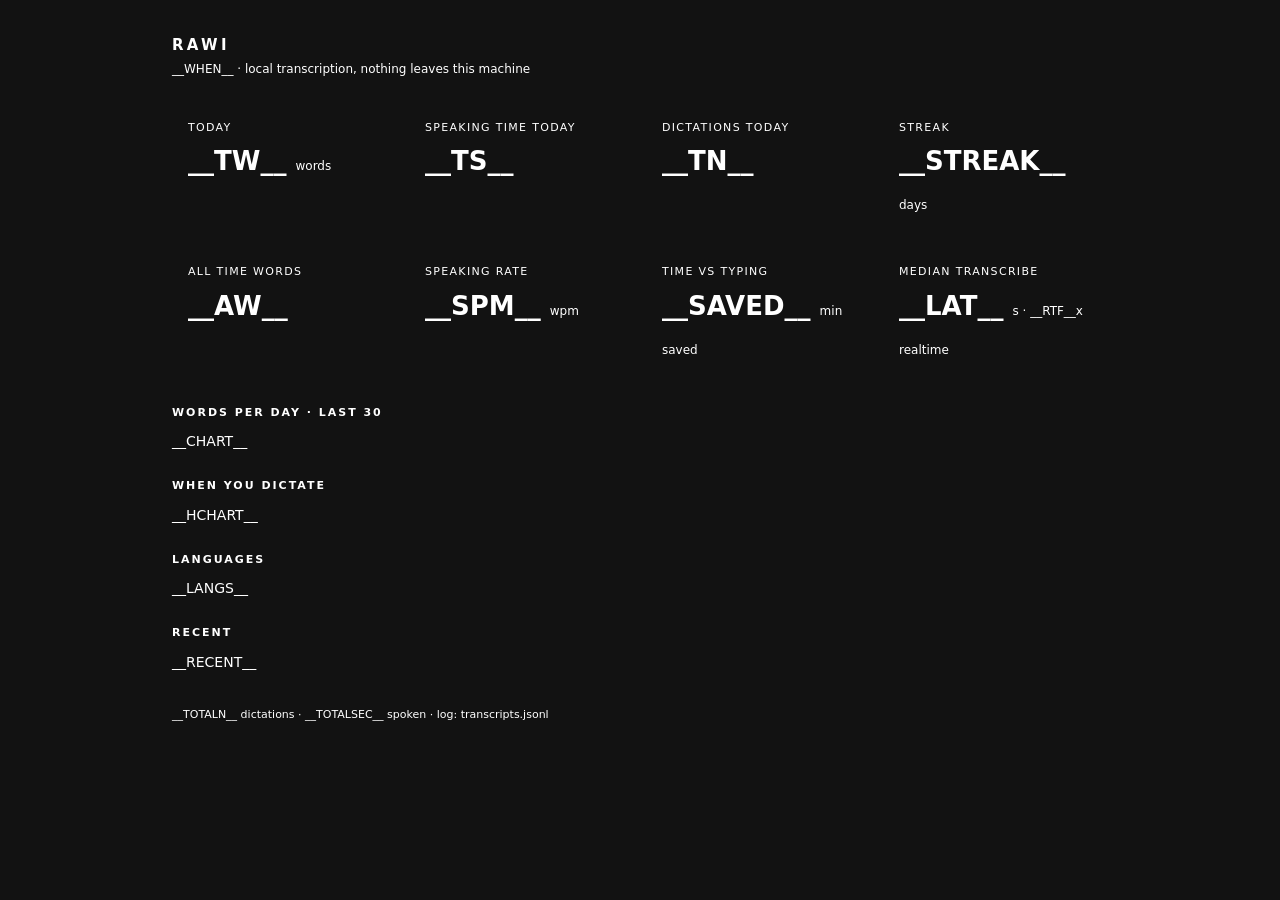
<file: template.html>
<!doctype html><html><head><meta charset="utf-8">
<meta http-equiv="refresh" content="20">
<title>Rawi &middot; analytics</title>
<style>
:root { color-scheme: dark; }
* { box-sizing: border-box; }
body { margin:0; background:__BG__; color:__TEXT__; font:14px/1.5 "Segoe UI", system-ui, sans-serif; }
.wrap { max-width: 980px; margin: 0 auto; padding: 34px 22px 60px; }
h1 { font-size: 15px; letter-spacing:.22em; text-transform:uppercase; color:__GOLD__; font-weight:600; margin:0 0 3px; }
.sub { color:__MUTE__; font-size:12px; margin-bottom:26px; }
.grid { display:grid; grid-template-columns: repeat(4, 1fr); gap:12px; margin-bottom:14px; }
.card { background:__PANEL__; border:1px solid __LINE__; border-radius:12px; padding:16px 16px 14px; }
.k { font-size:11px; letter-spacing:.12em; text-transform:uppercase; color:__MUTE__; }
.v { font-size:26px; font-weight:600; color:__TEXT__; margin-top:6px; }
.v small { font-size:12px; color:__MUTE__; font-weight:400; }
h2 { font-size:11px; letter-spacing:.18em; text-transform:uppercase; color:__MUTE__; margin:26px 0 10px; font-weight:600; }
.chart { width:100%; display:block; }
.row { display:grid; grid-template-columns: 104px 42px 1fr; gap:12px; padding:9px 0; border-top:1px solid __LINE__; align-items:start; }
.when { color:__MUTE__; font-size:12px; }
.lang { color:__EMBER__; font-size:11px; letter-spacing:.08em; text-transform:uppercase; }
.txt { white-space:pre-wrap; }
.pill { display:inline-block; border:1px solid __LINE__; border-radius:999px; padding:3px 11px; margin:0 6px 6px 0; color:__GOLD__; font-size:12px; }
.empty { color:__MUTE__; padding:14px 0; }
.foot { color:__MUTE__; font-size:11px; margin-top:34px; }
</style></head><body><div class="wrap">
<h1>Rawi</h1>
<div class="sub">__WHEN__ &middot; local transcription, nothing leaves this machine</div>

<div class="grid">
  <div class="card"><div class="k">Today</div><div class="v">__TW__ <small>words</small></div></div>
  <div class="card"><div class="k">Speaking time today</div><div class="v">__TS__</div></div>
  <div class="card"><div class="k">Dictations today</div><div class="v">__TN__</div></div>
  <div class="card"><div class="k">Streak</div><div class="v">__STREAK__ <small>days</small></div></div>
</div>

<div class="grid">
  <div class="card"><div class="k">All time words</div><div class="v">__AW__</div></div>
  <div class="card"><div class="k">Speaking rate</div><div class="v">__SPM__ <small>wpm</small></div></div>
  <div class="card"><div class="k">Time vs typing</div><div class="v">__SAVED__ <small>min saved</small></div></div>
  <div class="card"><div class="k">Median transcribe</div><div class="v">__LAT__ <small>s &middot; __RTF__x realtime</small></div></div>
</div>

<h2>Words per day &middot; last 30</h2>
__CHART__

<h2>When you dictate</h2>
__HCHART__

<h2>Languages</h2>
__LANGS__

<h2>Recent</h2>
__RECENT__

<div class="foot">__TOTALN__ dictations &middot; __TOTALSEC__ spoken &middot; log: transcripts.jsonl</div>
</div></body></html>
</file>
<file: site/fonts.css>
/* rawi landing: self-hosted fonts (latin + arabic subsets), fetched once from Google Fonts. */
@font-face {
  font-family: 'Instrument Serif';
  font-style: italic;
  font-weight: 400;
  font-display: swap;
  src: url(fonts/InstrumentSerif-400i-latin.woff2) format('woff2');
  unicode-range: U+0000-00FF, U+0131, U+0152-0153, U+02BB-02BC, U+02C6, U+02DA, U+02DC, U+0304, U+0308, U+0329, U+2000-206F, U+20AC, U+2122, U+2191, U+2193, U+2212, U+2215, U+FEFF, U+FFFD;
}
@font-face {
  font-family: 'Instrument Serif';
  font-style: normal;
  font-weight: 400;
  font-display: swap;
  src: url(fonts/InstrumentSerif-400-latin.woff2) format('woff2');
  unicode-range: U+0000-00FF, U+0131, U+0152-0153, U+02BB-02BC, U+02C6, U+02DA, U+02DC, U+0304, U+0308, U+0329, U+2000-206F, U+20AC, U+2122, U+2191, U+2193, U+2212, U+2215, U+FEFF, U+FFFD;
}
@font-face {
  font-family: 'Schibsted Grotesk';
  font-style: normal;
  font-weight: 400;
  font-display: swap;
  src: url(fonts/SchibstedGrotesk-400-latin.woff2) format('woff2');
  unicode-range: U+0000-00FF, U+0131, U+0152-0153, U+02BB-02BC, U+02C6, U+02DA, U+02DC, U+0304, U+0308, U+0329, U+2000-206F, U+20AC, U+2122, U+2191, U+2193, U+2212, U+2215, U+FEFF, U+FFFD;
}
@font-face {
  font-family: 'Schibsted Grotesk';
  font-style: normal;
  font-weight: 600;
  font-display: swap;
  src: url(fonts/SchibstedGrotesk-600-latin.woff2) format('woff2');
  unicode-range: U+0000-00FF, U+0131, U+0152-0153, U+02BB-02BC, U+02C6, U+02DA, U+02DC, U+0304, U+0308, U+0329, U+2000-206F, U+20AC, U+2122, U+2191, U+2193, U+2212, U+2215, U+FEFF, U+FFFD;
}
@font-face {
  font-family: 'Amiri';
  font-style: normal;
  font-weight: 400;
  font-display: swap;
  src: url(fonts/Amiri-400-arabic.woff2) format('woff2');
  unicode-range: U+0600-06FF, U+0750-077F, U+0870-0891, U+0897-08E1, U+08E3-08FF, U+200C-200E, U+2010-2011, U+204F, U+2E41, U+FB50-FDFF, U+FE70-FE74, U+FE76-FEFC, U+102E0-102FB, U+10E60-10E7E, U+10EC2-10EC7, U+10EC9-10EEE, U+10EF0-10EFF, U+1EE00-1EE03, U+1EE05-1EE1F, U+1EE21-1EE22, U+1EE24, U+1EE27, U+1EE29-1EE32, U+1EE34-1EE37, U+1EE39, U+1EE3B, U+1EE42, U+1EE47, U+1EE49, U+1EE4B, U+1EE4D-1EE4F, U+1EE51-1EE52, U+1EE54, U+1EE57, U+1EE59, U+1EE5B, U+1EE5D, U+1EE5F, U+1EE61-1EE62, U+1EE64, U+1EE67-1EE6A, U+1EE6C-1EE72, U+1EE74-1EE77, U+1EE79-1EE7C, U+1EE7E, U+1EE80-1EE89, U+1EE8B-1EE9B, U+1EEA1-1EEA3, U+1EEA5-1EEA9, U+1EEAB-1EEBB, U+1EEF0-1EEF1;
}
@font-face {
  font-family: 'Amiri';
  font-style: normal;
  font-weight: 400;
  font-display: swap;
  src: url(fonts/Amiri-400-latin.woff2) format('woff2');
  unicode-range: U+0000-00FF, U+0131, U+0152-0153, U+02BB-02BC, U+02C6, U+02DA, U+02DC, U+0304, U+0308, U+0329, U+2000-206F, U+20AC, U+2122, U+2191, U+2193, U+2212, U+2215, U+FEFF, U+FFFD;
}
@font-face {
  font-family: 'Amiri';
  font-style: normal;
  font-weight: 700;
  font-display: swap;
  src: url(fonts/Amiri-700-arabic.woff2) format('woff2');
  unicode-range: U+0600-06FF, U+0750-077F, U+0870-0891, U+0897-08E1, U+08E3-08FF, U+200C-200E, U+2010-2011, U+204F, U+2E41, U+FB50-FDFF, U+FE70-FE74, U+FE76-FEFC, U+102E0-102FB, U+10E60-10E7E, U+10EC2-10EC7, U+10EC9-10EEE, U+10EF0-10EFF, U+1EE00-1EE03, U+1EE05-1EE1F, U+1EE21-1EE22, U+1EE24, U+1EE27, U+1EE29-1EE32, U+1EE34-1EE37, U+1EE39, U+1EE3B, U+1EE42, U+1EE47, U+1EE49, U+1EE4B, U+1EE4D-1EE4F, U+1EE51-1EE52, U+1EE54, U+1EE57, U+1EE59, U+1EE5B, U+1EE5D, U+1EE5F, U+1EE61-1EE62, U+1EE64, U+1EE67-1EE6A, U+1EE6C-1EE72, U+1EE74-1EE77, U+1EE79-1EE7C, U+1EE7E, U+1EE80-1EE89, U+1EE8B-1EE9B, U+1EEA1-1EEA3, U+1EEA5-1EEA9, U+1EEAB-1EEBB, U+1EEF0-1EEF1;
}
@font-face {
  font-family: 'Amiri';
  font-style: normal;
  font-weight: 700;
  font-display: swap;
  src: url(fonts/Amiri-700-latin.woff2) format('woff2');
  unicode-range: U+0000-00FF, U+0131, U+0152-0153, U+02BB-02BC, U+02C6, U+02DA, U+02DC, U+0304, U+0308, U+0329, U+2000-206F, U+20AC, U+2122, U+2191, U+2193, U+2212, U+2215, U+FEFF, U+FFFD;
}
@font-face {
  font-family: 'IBM Plex Sans Arabic';
  font-style: normal;
  font-weight: 400;
  font-display: swap;
  src: url(fonts/IBMPlexSansArabic-400-arabic.woff2) format('woff2');
  unicode-range: U+0600-06FF, U+0750-077F, U+0870-0891, U+0897-08E1, U+08E3-08FF, U+200C-200E, U+2010-2011, U+204F, U+2E41, U+FB50-FDFF, U+FE70-FE74, U+FE76-FEFC, U+102E0-102FB, U+10E60-10E7E, U+10EC2-10EC7, U+10EC9-10EEE, U+10EF0-10EFF, U+1EE00-1EE03, U+1EE05-1EE1F, U+1EE21-1EE22, U+1EE24, U+1EE27, U+1EE29-1EE32, U+1EE34-1EE37, U+1EE39, U+1EE3B, U+1EE42, U+1EE47, U+1EE49, U+1EE4B, U+1EE4D-1EE4F, U+1EE51-1EE52, U+1EE54, U+1EE57, U+1EE59, U+1EE5B, U+1EE5D, U+1EE5F, U+1EE61-1EE62, U+1EE64, U+1EE67-1EE6A, U+1EE6C-1EE72, U+1EE74-1EE77, U+1EE79-1EE7C, U+1EE7E, U+1EE80-1EE89, U+1EE8B-1EE9B, U+1EEA1-1EEA3, U+1EEA5-1EEA9, U+1EEAB-1EEBB, U+1EEF0-1EEF1;
}
@font-face {
  font-family: 'IBM Plex Sans Arabic';
  font-style: normal;
  font-weight: 400;
  font-display: swap;
  src: url(fonts/IBMPlexSansArabic-400-latin.woff2) format('woff2');
  unicode-range: U+0000-00FF, U+0131, U+0152-0153, U+02BB-02BC, U+02C6, U+02DA, U+02DC, U+0304, U+0308, U+0329, U+2000-206F, U+20AC, U+2122, U+2191, U+2193, U+2212, U+2215, U+FEFF, U+FFFD;
}
@font-face {
  font-family: 'IBM Plex Sans Arabic';
  font-style: normal;
  font-weight: 600;
  font-display: swap;
  src: url(fonts/IBMPlexSansArabic-600-arabic.woff2) format('woff2');
  unicode-range: U+0600-06FF, U+0750-077F, U+0870-0891, U+0897-08E1, U+08E3-08FF, U+200C-200E, U+2010-2011, U+204F, U+2E41, U+FB50-FDFF, U+FE70-FE74, U+FE76-FEFC, U+102E0-102FB, U+10E60-10E7E, U+10EC2-10EC7, U+10EC9-10EEE, U+10EF0-10EFF, U+1EE00-1EE03, U+1EE05-1EE1F, U+1EE21-1EE22, U+1EE24, U+1EE27, U+1EE29-1EE32, U+1EE34-1EE37, U+1EE39, U+1EE3B, U+1EE42, U+1EE47, U+1EE49, U+1EE4B, U+1EE4D-1EE4F, U+1EE51-1EE52, U+1EE54, U+1EE57, U+1EE59, U+1EE5B, U+1EE5D, U+1EE5F, U+1EE61-1EE62, U+1EE64, U+1EE67-1EE6A, U+1EE6C-1EE72, U+1EE74-1EE77, U+1EE79-1EE7C, U+1EE7E, U+1EE80-1EE89, U+1EE8B-1EE9B, U+1EEA1-1EEA3, U+1EEA5-1EEA9, U+1EEAB-1EEBB, U+1EEF0-1EEF1;
}
@font-face {
  font-family: 'IBM Plex Sans Arabic';
  font-style: normal;
  font-weight: 600;
  font-display: swap;
  src: url(fonts/IBMPlexSansArabic-600-latin.woff2) format('woff2');
  unicode-range: U+0000-00FF, U+0131, U+0152-0153, U+02BB-02BC, U+02C6, U+02DA, U+02DC, U+0304, U+0308, U+0329, U+2000-206F, U+20AC, U+2122, U+2191, U+2193, U+2212, U+2215, U+FEFF, U+FFFD;
}
@font-face {
  font-family: 'IBM Plex Mono';
  font-style: normal;
  font-weight: 400;
  font-display: swap;
  src: url(fonts/IBMPlexMono-400-latin.woff2) format('woff2');
  unicode-range: U+0000-00FF, U+0131, U+0152-0153, U+02BB-02BC, U+02C6, U+02DA, U+02DC, U+0304, U+0308, U+0329, U+2000-206F, U+20AC, U+2122, U+2191, U+2193, U+2212, U+2215, U+FEFF, U+FFFD;
}
</file>
